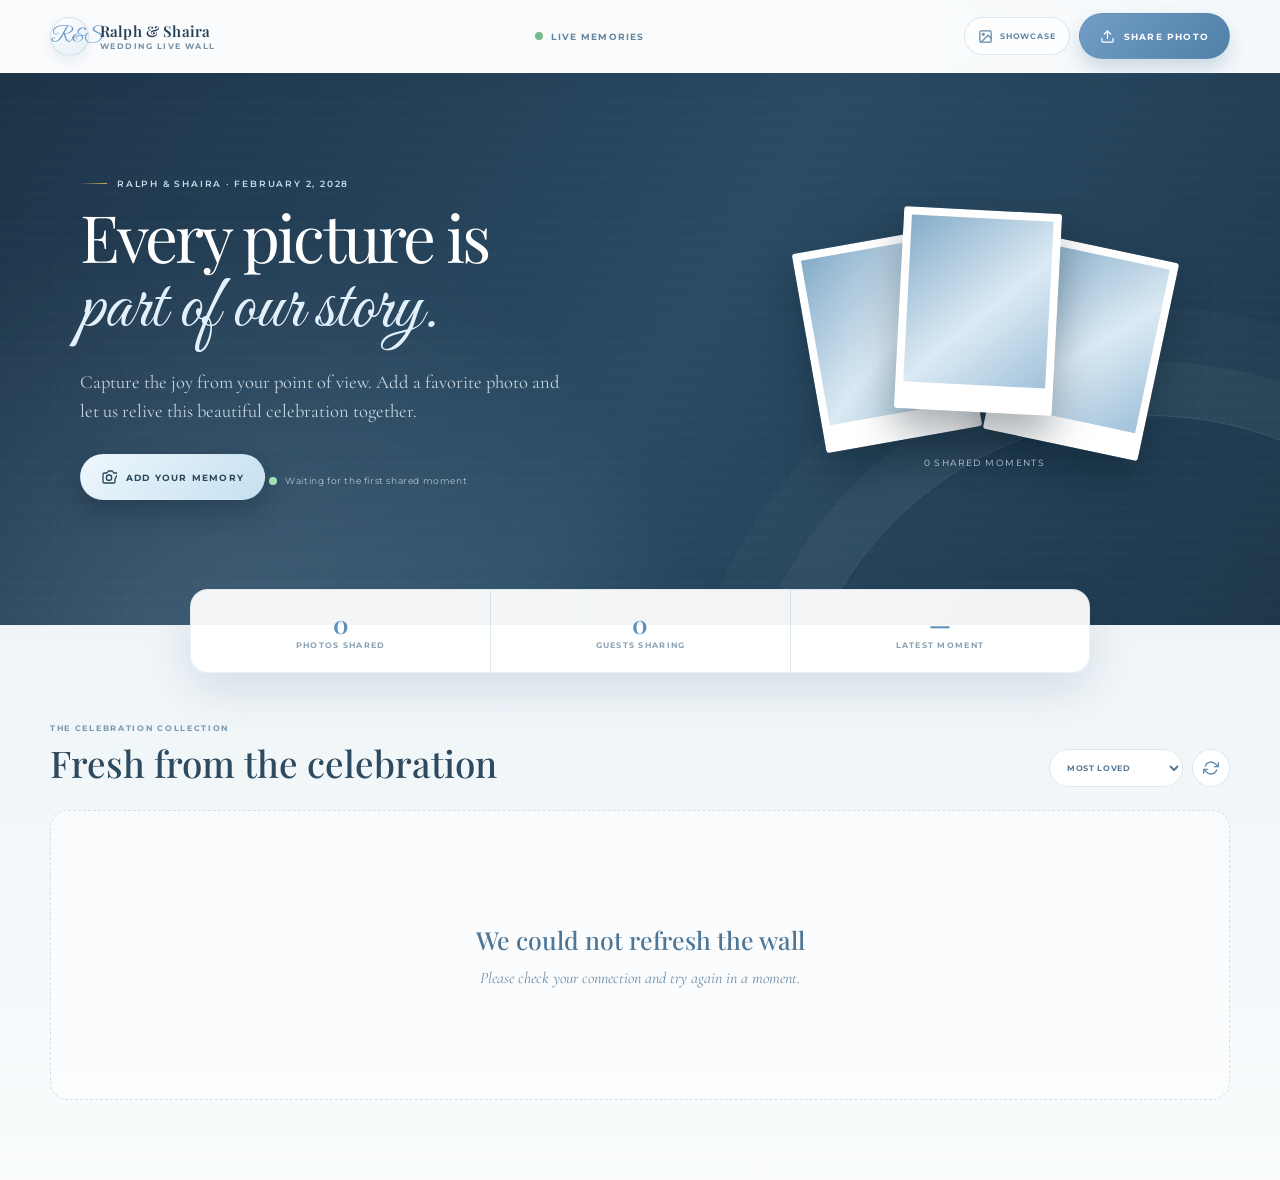
<file: live-wall.html>
<!DOCTYPE html>
<html lang="en">
<head>
    <meta charset="UTF-8">
    <meta name="viewport" content="width=device-width, initial-scale=1.0">
    <meta name="theme-color" content="#243d53">
    <meta name="description" content="Share and relive moments from Ralph and Shaira's wedding celebration.">
    <title>Our Live Wall — Ralph &amp; Shaira</title>
    <link rel="icon" type="image/png" href="images/monogram.png">
    <link rel="preconnect" href="https://fonts.googleapis.com">
    <link rel="preconnect" href="https://fonts.gstatic.com" crossorigin>
    <link href="https://fonts.googleapis.com/css2?family=Playfair+Display:ital,wght@0,400;0,500;0,600;1,400;1,500&family=Cormorant+Garamond:ital,wght@0,400;0,500;0,600;1,400;1,500&family=Montserrat:wght@400;500;600;700&family=Great+Vibes&display=swap" rel="stylesheet">
    <style>
        :root {
            --ink: #263e53;
            --blue: #6b9ac4;
            --pale-blue: #dceaf4;
            --mist: #f4f8fb;
            --gold: #d0ae60;
            --line: rgba(77, 117, 148, .16);
            --shadow: 0 18px 45px rgba(35, 66, 91, .12);
            --ease: cubic-bezier(.22, 1, .36, 1);
        }

        * { box-sizing: border-box; }
        .sr-only { position: absolute; width: 1px; height: 1px; overflow: hidden; clip: rect(0 0 0 0); clip-path: inset(50%); white-space: nowrap; }
        html { scroll-behavior: smooth; }
        body {
            min-width: 320px;
            margin: 0;
            overflow-x: hidden;
            background:
                radial-gradient(circle at 98% 3%, rgba(186, 214, 233, .4), transparent 28rem),
                linear-gradient(180deg, #f7fafc 0%, #eef4f8 48%, #f9fbfc 100%);
            color: var(--ink);
            font-family: "Cormorant Garamond", Georgia, serif;
        }
        button, input, textarea, select { font: inherit; }
        button { -webkit-tap-highlight-color: transparent; }
        button:focus-visible, input:focus-visible, textarea:focus-visible, select:focus-visible {
            outline: 3px solid rgba(208, 174, 96, .52);
            outline-offset: 3px;
        }

        /* ===== Header ===== */
        .topbar {
            position: sticky;
            top: 0;
            z-index: 20;
            border-bottom: 1px solid rgba(255, 255, 255, .64);
            background: rgba(250, 252, 253, .83);
            box-shadow: 0 5px 22px rgba(31, 58, 79, .05);
            backdrop-filter: blur(16px);
            -webkit-backdrop-filter: blur(16px);
        }
        .topbar__inner {
            display: flex;
            width: min(1180px, calc(100% - 40px));
            min-height: 72px;
            align-items: center;
            justify-content: space-between;
            gap: 18px;
            margin: auto;
        }
        .brand { display: inline-flex; align-items: center; gap: 11px; color: inherit; text-decoration: none; }
        .brand__mark {
            display: grid;
            width: 39px;
            height: 39px;
            place-items: center;
            border: 1px solid rgba(107, 154, 196, .23);
            border-radius: 50%;
            background: linear-gradient(145deg, #fff, #e4eff7);
            color: var(--blue);
            font-family: "Great Vibes", cursive;
            font-size: 1.25rem;
            box-shadow: 0 5px 11px rgba(64, 104, 136, .1);
        }
        .brand__copy { display: grid; gap: 1px; }
        .brand__name { font-family: "Playfair Display", Georgia, serif; font-size: .94rem; font-weight: 600; letter-spacing: .01em; }
        .brand__label { color: #7791a5; font-family: Montserrat, sans-serif; font-size: .48rem; font-weight: 700; letter-spacing: .19em; text-transform: uppercase; }
        .topbar__status { display: inline-flex; align-items: center; gap: 8px; color: #62849c; font-family: Montserrat, sans-serif; font-size: .55rem; font-weight: 700; letter-spacing: .13em; text-transform: uppercase; }
        .status-dot { width: 8px; height: 8px; border-radius: 50%; background: #78bc8c; box-shadow: 0 0 0 0 rgba(120, 188, 140, .48); animation: pulse 2.1s infinite; }

        /* ===== Hero ===== */
        .hero {
            position: relative;
            overflow: hidden;
            isolation: isolate;
            padding: clamp(58px, 9vw, 105px) 20px clamp(80px, 11vw, 125px);
            background:
                radial-gradient(circle at 18% 110%, rgba(183, 214, 235, .2), transparent 29rem),
                linear-gradient(122deg, #1d3448 0%, #2a4b64 52%, #1e374b 100%);
            color: #fff;
        }
        .hero::before, .hero::after { position: absolute; z-index: -1; content: ""; pointer-events: none; }
        .hero::before {
            inset: 0;
            opacity: .57;
            background-image:
                linear-gradient(30deg, rgba(255,255,255,.027) 12%, transparent 12.5%, transparent 87%, rgba(255,255,255,.027) 87.5%),
                linear-gradient(150deg, rgba(255,255,255,.018) 12%, transparent 12.5%, transparent 87%, rgba(255,255,255,.018) 87.5%);
            background-size: 9px 15px;
        }
        .hero::after {
            width: min(58vw, 720px);
            height: min(58vw, 720px);
            right: -18vw;
            bottom: -40vw;
            border: 1px solid rgba(221, 238, 249, .14);
            border-radius: 50%;
            box-shadow: 0 0 0 54px rgba(221, 238, 249, .035), 0 0 0 108px rgba(221, 238, 249, .02);
        }
        .hero__inner {
            display: grid;
            grid-template-columns: minmax(0, 1fr) minmax(280px, .72fr);
            width: min(1120px, 100%);
            align-items: center;
            gap: clamp(30px, 8vw, 90px);
            margin: auto;
        }
        .eyebrow { display: flex; align-items: center; gap: 10px; margin: 0 0 15px; color: #c5dcec; font-family: Montserrat, sans-serif; font-size: .56rem; font-weight: 600; letter-spacing: .2em; text-transform: uppercase; }
        .eyebrow::before { width: 27px; height: 1px; background: linear-gradient(90deg, transparent, var(--gold)); content: ""; }
        .hero h1 { max-width: 620px; margin: 0; font-family: "Playfair Display", Georgia, serif; font-size: clamp(2.5rem, 5.1vw, 4.8rem); font-weight: 400; letter-spacing: -.045em; line-height: .97; }
        .hero h1 em { color: #e1f0fa; font-family: "Great Vibes", cursive; font-size: 1.15em; font-style: normal; letter-spacing: 0; }
        .hero__text { max-width: 500px; margin: 22px 0 28px; color: rgba(235, 246, 252, .8); font-size: 1.16rem; line-height: 1.56; }
        .button { display: inline-flex; min-height: 46px; align-items: center; justify-content: center; gap: 9px; border: 1px solid transparent; border-radius: 999px; padding: 0 20px; cursor: pointer; font-family: Montserrat, sans-serif; font-size: .58rem; font-weight: 700; letter-spacing: .13em; text-transform: uppercase; transition: transform .25s ease, box-shadow .25s ease, background .25s ease; }
        .button:hover { transform: translateY(-3px); }
        .button--light { background: linear-gradient(135deg, #eef7fc, #c5e0f1); box-shadow: 0 12px 26px rgba(3, 19, 31, .25); color: #29465b; }
        .button--light:hover { box-shadow: 0 17px 31px rgba(3, 19, 31, .33); }
        .button--blue { background: linear-gradient(135deg, #729ec5, #507fa8); box-shadow: 0 10px 20px rgba(70, 117, 153, .25); color: #fff; }
        .button--blue:hover { box-shadow: 0 15px 27px rgba(70, 117, 153, .34); }
        .button--ghost { border-color: rgba(107, 154, 196, .28); background: #fff; color: #5f87aa; }
        .button--ghost:hover { background: #f5faff; }
        .hero__note { display: inline-flex; align-items: center; gap: 8px; margin: 16px 0 0; color: rgba(224, 240, 249, .74); font-family: Montserrat, sans-serif; font-size: .54rem; letter-spacing: .07em; }
        .hero__note i { width: 8px; height: 8px; border-radius: 50%; background: #a4e0b6; box-shadow: 0 0 0 0 rgba(164,224,182,.5); animation: pulse 2.1s infinite; }

        .memory-stack { position: relative; width: min(100%, 352px); height: 258px; justify-self: center; }
        .memory-card { position: absolute; width: 158px; height: 202px; overflow: hidden; padding: 7px 7px 26px; border: 1px solid rgba(255,255,255,.6); border-radius: 3px; background: #fff; box-shadow: 0 22px 40px rgba(3, 21, 33, .34); transition: transform .4s var(--ease); }
        .memory-card img, .memory-card__placeholder { display: block; width: 100%; height: 100%; object-fit: cover; }
        .memory-card__placeholder { background: linear-gradient(138deg, #85acc9, #dbeaf4 56%, #a1c2da); }
        .memory-card__placeholder::after { display: block; width: 100%; height: 100%; background: linear-gradient(120deg, transparent 34%, rgba(255,255,255,.35), transparent 65%); content: ""; animation: sheen 3.8s ease-in-out infinite; transform: translateX(-100%); }
        .memory-card:nth-child(1) { top: 29px; left: 0; transform: rotate(-10deg); }
        .memory-card:nth-child(2) { top: 0; left: 91px; z-index: 2; transform: rotate(3deg); }
        .memory-card:nth-child(3) { top: 35px; right: 0; transform: rotate(12deg); }
        .memory-stack:hover .memory-card:nth-child(1) { transform: translate(-7px, 7px) rotate(-13deg); }
        .memory-stack:hover .memory-card:nth-child(2) { transform: translateY(-8px) rotate(1deg); }
        .memory-stack:hover .memory-card:nth-child(3) { transform: translate(7px, 7px) rotate(15deg); }
        .memory-stack__caption { position: absolute; right: 0; bottom: 0; left: 0; z-index: 3; margin: 0; color: rgba(230,244,252,.8); font-family: Montserrat, sans-serif; font-size: .55rem; letter-spacing: .16em; text-align: center; text-transform: uppercase; }

        /* ===== Summary / controls ===== */
        .summary {
            position: relative;
            z-index: 2;
            display: grid;
            grid-template-columns: repeat(3, minmax(0, 1fr));
            width: min(900px, calc(100% - 40px));
            margin: -36px auto 0;
            overflow: hidden;
            border: 1px solid rgba(107, 154, 196, .13);
            border-radius: 18px;
            background: rgba(255,255,255,.94);
            box-shadow: var(--shadow);
        }
        .summary__item { display: grid; min-height: 82px; place-content: center; gap: 4px; padding: 13px 20px; text-align: center; }
        .summary__item + .summary__item { border-left: 1px solid var(--line); }
        .summary__value { color: #5c8eb9; font-family: "Playfair Display", Georgia, serif; font-size: 1.55rem; font-weight: 600; line-height: 1; }
        .summary__label { color: #8ca2b3; font-family: Montserrat, sans-serif; font-size: .5rem; font-weight: 700; letter-spacing: .16em; text-transform: uppercase; }

        main { width: min(1180px, calc(100% - 40px)); margin: 50px auto 80px; }
        .gallery-head { display: flex; align-items: end; justify-content: space-between; gap: 20px; margin-bottom: 23px; }
        .section-kicker { margin: 0 0 5px; color: #7598b2; font-family: Montserrat, sans-serif; font-size: .53rem; font-weight: 700; letter-spacing: .2em; text-transform: uppercase; }
        .gallery-head h2 { margin: 0; color: #2d4a5f; font-family: "Playfair Display", Georgia, serif; font-size: clamp(1.7rem, 3vw, 2.3rem); font-weight: 500; }
        .gallery-controls { display: flex; align-items: center; gap: 9px; }
        .sort-select { min-height: 38px; border: 1px solid var(--line); border-radius: 999px; padding: 0 30px 0 13px; background: #fff; color: #587894; cursor: pointer; font-family: Montserrat, sans-serif; font-size: .53rem; font-weight: 700; letter-spacing: .08em; text-transform: uppercase; }
        .refresh-button { display: grid; width: 38px; height: 38px; place-items: center; border: 1px solid var(--line); border-radius: 50%; background: #fff; color: #638bad; cursor: pointer; transition: background .2s ease, transform .2s ease; }
        .refresh-button:hover { background: #f6faff; transform: rotate(24deg); }
        .refresh-button.is-loading svg { animation: rotate .7s linear infinite; }

        /* ===== Gallery ===== */
        .gallery { display: grid; grid-template-columns: repeat(auto-fill, minmax(220px, 1fr)); gap: 17px; }
        .photo-card { position: relative; min-height: 220px; overflow: hidden; border: 1px solid rgba(255,255,255,.8); border-radius: 14px; background: #dce8f1; box-shadow: 0 9px 25px rgba(56, 88, 112, .11); cursor: pointer; isolation: isolate; animation: reveal .55s var(--ease) both; }
        .photo-card::after { position: absolute; inset: 7px; z-index: 2; border: 1px solid rgba(255,255,255,.44); border-radius: 8px; content: ""; pointer-events: none; }
        .photo-card:hover { box-shadow: 0 19px 35px rgba(50, 85, 111, .22); }
        .photo-card img { display: block; width: 100%; height: 100%; min-height: 220px; object-fit: cover; transition: transform .65s var(--ease); }
        .photo-card:hover img { transform: scale(1.075); }
        .photo-card__gradient { position: absolute; inset: 0; z-index: 1; background: linear-gradient(180deg, transparent 42%, rgba(18, 39, 54, .86) 100%); }
        .photo-card__meta { position: absolute; right: 16px; bottom: 14px; left: 16px; z-index: 3; color: #fff; }
        .photo-card__caption { display: -webkit-box; margin: 0 0 4px; overflow: hidden; font-size: 1.03rem; font-style: italic; line-height: 1.18; -webkit-box-orient: vertical; -webkit-line-clamp: 2; }
        .photo-card__person { display: flex; align-items: center; gap: 6px; margin: 0; color: #d6e7f3; font-family: Montserrat, sans-serif; font-size: .51rem; font-weight: 600; letter-spacing: .12em; text-transform: uppercase; }
        .photo-card__person span { overflow: hidden; text-overflow: ellipsis; white-space: nowrap; }
        .photo-card__time { color: rgba(232,244,251,.67); font-family: Montserrat, sans-serif; font-size: .48rem; letter-spacing: .06em; }
        .card-actions { position: absolute; top: 13px; right: 13px; left: 13px; z-index: 4; display: flex; justify-content: space-between; pointer-events: none; }
        .icon-button { display: inline-flex; min-height: 32px; align-items: center; gap: 5px; border: 0; border-radius: 999px; padding: 0 10px; background: rgba(255,255,255,.91); box-shadow: 0 4px 12px rgba(5,23,36,.18); color: #56799a; cursor: pointer; font-family: Montserrat, sans-serif; font-size: .55rem; font-weight: 700; pointer-events: auto; transition: transform .2s ease, background .2s ease, color .2s ease; }
        .icon-button:hover { background: #fff; transform: scale(1.06); }
        .icon-button.is-liked { background: #fff2f1; color: #cf6d68; }
        .icon-button.is-liked svg { fill: currentColor; }
        .icon-button svg { width: 14px; height: 14px; }

        .empty, .loading, .error-state { grid-column: 1 / -1; display: grid; min-height: 290px; place-content: center; gap: 12px; padding: 30px; border: 1px dashed rgba(107,154,196,.28); border-radius: 18px; background: rgba(255,255,255,.5); color: #6f8ca3; text-align: center; }
        .empty__icon { display: grid; width: 72px; height: 72px; place-items: center; margin: 0 auto 4px; border-radius: 50%; background: linear-gradient(145deg, #e2f0f9, #a8cbe4); color: #fff; box-shadow: 0 12px 25px rgba(91,142,183,.18); }
        .empty h3, .error-state h3 { margin: 0; color: #4e7696; font-family: "Playfair Display", Georgia, serif; font-size: 1.55rem; font-weight: 500; }
        .empty p, .error-state p { max-width: 360px; margin: 0; font-size: 1rem; font-style: italic; }
        .spinner { width: 34px; height: 34px; margin: auto; border: 3px solid rgba(107,154,196,.16); border-top-color: var(--blue); border-radius: 50%; animation: rotate .8s linear infinite; }

        /* ===== Modal / upload ===== */
        .modal { position: fixed; inset: 0; z-index: 50; display: none; align-items: center; justify-content: center; padding: 20px; background: rgba(18, 35, 48, .64); backdrop-filter: blur(7px); -webkit-backdrop-filter: blur(7px); }
        .modal.is-open { display: flex; animation: modalIn .25s ease; }
        .upload-panel { width: min(100%, 510px); max-height: min(800px, 94vh); overflow: auto; border: 1px solid rgba(255,255,255,.72); border-radius: 20px; padding: 30px; background: #fbfdfe; box-shadow: 0 24px 65px rgba(3,18,28,.36); }
        .modal__heading { display: flex; align-items: start; justify-content: space-between; gap: 16px; margin-bottom: 22px; }
        .modal__heading h2 { margin: 0; color: #2b4a60; font-family: "Playfair Display", Georgia, serif; font-size: 2rem; font-weight: 500; }
        .modal__heading p { margin: 4px 0 0; color: #7796ab; font-size: .96rem; font-style: italic; }
        .close-button { display: grid; width: 34px; height: 34px; flex: 0 0 34px; place-items: center; border: 1px solid var(--line); border-radius: 50%; background: #fff; color: #67869e; cursor: pointer; font-size: 1.2rem; line-height: 1; }
        .dropzone { display: grid; min-height: 178px; place-content: center; gap: 7px; border: 1.5px dashed rgba(107,154,196,.42); border-radius: 14px; padding: 20px; background: linear-gradient(145deg, #f7fbfd, #edf5fa); color: #6e8ca5; text-align: center; cursor: pointer; transition: border-color .2s ease, background .2s ease, transform .2s ease; }
        .dropzone:hover, .dropzone.is-dragging { border-color: var(--blue); background: #e8f3fa; transform: translateY(-2px); }
        .dropzone__icon { display: grid; width: 48px; height: 48px; place-items: center; margin: auto; border-radius: 50%; background: #fff; box-shadow: 0 7px 17px rgba(74, 118, 150, .12); color: var(--blue); }
        .dropzone__title { margin: 4px 0 0; color: #4e7597; font-family: "Playfair Display", Georgia, serif; font-size: 1.2rem; }
        .dropzone__hint { margin: 0; font-family: Montserrat, sans-serif; font-size: .53rem; letter-spacing: .08em; text-transform: uppercase; }
        .file-input { position: absolute; width: 1px; height: 1px; overflow: hidden; clip: rect(0 0 0 0); clip-path: inset(50%); white-space: nowrap; }
        .preview { position: relative; display: none; overflow: hidden; height: 230px; border-radius: 14px; background: #dce8f1; }
        .preview.is-active { display: block; }
        .preview img { width: 100%; height: 100%; object-fit: cover; }
        .preview__change { position: absolute; right: 12px; bottom: 12px; border: 0; border-radius: 999px; padding: 8px 12px; background: rgba(255,255,255,.92); color: #537997; cursor: pointer; font-family: Montserrat, sans-serif; font-size: .53rem; font-weight: 700; letter-spacing: .09em; text-transform: uppercase; }
        .field { display: grid; gap: 7px; margin-top: 17px; }
        .field label { color: #5e809d; font-family: Montserrat, sans-serif; font-size: .53rem; font-weight: 700; letter-spacing: .14em; text-transform: uppercase; }
        .field input, .field textarea { width: 100%; border: 1px solid rgba(107,154,196,.22); border-radius: 10px; padding: 12px 13px; background: #fff; color: #304d62; font-family: "Cormorant Garamond", Georgia, serif; font-size: 1.05rem; outline: none; transition: border-color .2s ease, box-shadow .2s ease; }
        .field textarea { min-height: 82px; resize: vertical; }
        .field input:focus, .field textarea:focus { border-color: var(--blue); box-shadow: 0 0 0 3px rgba(107,154,196,.11); }
        .upload-footer { display: flex; align-items: center; justify-content: flex-end; gap: 10px; margin-top: 22px; }
        .upload-footer .button { min-height: 42px; }
        .button:disabled { cursor: wait; opacity: .66; transform: none; }

        /* ===== Lightbox ===== */
        .lightbox { position: fixed; inset: 0; z-index: 60; display: none; align-items: center; justify-content: center; padding: 26px; background: rgba(8, 21, 30, .91); }
        .lightbox.is-open { display: flex; animation: modalIn .22s ease; }
        .lightbox__image { display: block; max-width: min(960px, 100%); max-height: calc(100vh - 150px); border-radius: 5px; box-shadow: 0 20px 70px rgba(0,0,0,.4); object-fit: contain; }
        .lightbox__close { position: absolute; top: 18px; right: 18px; display: grid; width: 39px; height: 39px; place-items: center; border: 1px solid rgba(255,255,255,.35); border-radius: 50%; background: rgba(255,255,255,.12); color: #fff; cursor: pointer; font-size: 1.25rem; }
        .lightbox__info { position: absolute; right: 20px; bottom: 19px; left: 20px; max-width: 650px; margin: auto; color: #fff; text-align: center; }
        .lightbox__caption { margin: 0 0 4px; font-size: 1.2rem; font-style: italic; }
        .lightbox__meta { margin: 0; color: rgba(223,239,249,.7); font-family: Montserrat, sans-serif; font-size: .54rem; font-weight: 600; letter-spacing: .12em; text-transform: uppercase; }
        .lightbox__actions { position: absolute; top: 20px; left: 20px; display: flex; gap: 8px; }
        .lightbox__actions .icon-button { background: rgba(255,255,255,.14); box-shadow: none; color: #fff; }
        .lightbox__actions .icon-button.is-liked { background: rgba(205, 91, 88, .22); color: #ffd9d7; }

        .toast { position: fixed; bottom: 22px; left: 50%; z-index: 80; max-width: calc(100% - 40px); border: 1px solid rgba(255,255,255,.65); border-radius: 999px; padding: 11px 17px; background: #29465c; box-shadow: 0 12px 25px rgba(20,40,55,.22); color: #fff; font-family: Montserrat, sans-serif; font-size: .58rem; font-weight: 600; letter-spacing: .05em; opacity: 0; pointer-events: none; transform: translate(-50%, 18px); transition: opacity .25s ease, transform .25s ease; }
        .toast.is-visible { opacity: 1; transform: translate(-50%, 0); }
        .toast--error { background: #9b5353; }

        @keyframes pulse { 70% { box-shadow: 0 0 0 8px rgba(120,188,140,0); } 100% { box-shadow: 0 0 0 0 rgba(120,188,140,0); } }
        @keyframes rotate { to { transform: rotate(360deg); } }
        @keyframes sheen { 45%, 100% { transform: translateX(100%); } }
        @keyframes reveal { from { opacity: 0; transform: translateY(14px) scale(.985); } to { opacity: 1; transform: none; } }
        @keyframes modalIn { from { opacity: 0; } to { opacity: 1; } }

        @media (max-width: 760px) {
            .topbar__inner { width: min(100% - 28px, 1180px); min-height: 62px; }
            .topbar__status { display: none; }
            .hero { padding: 55px 20px 78px; }
            .hero__inner { grid-template-columns: 1fr; gap: 32px; text-align: center; }
            .eyebrow { justify-content: center; }
            .hero h1 { margin: auto; }
            .hero__text { margin-right: auto; margin-left: auto; }
            .memory-stack { width: 310px; height: 220px; }
            .memory-card { width: 132px; height: 172px; }
            .memory-card:nth-child(1) { left: 13px; top: 26px; }
            .memory-card:nth-child(2) { left: 88px; }
            .memory-card:nth-child(3) { right: 13px; top: 30px; }
            main { width: min(100% - 28px, 1180px); margin-top: 37px; }
            .gallery { grid-template-columns: repeat(3, 1fr); gap: 9px; }
            .photo-card, .photo-card img { min-height: 0; aspect-ratio: 1; }
            .photo-card::after { inset: 4px; border-radius: 6px; }
            .photo-card__meta { right: 9px; bottom: 8px; left: 9px; }
            .photo-card__caption { font-size: .76rem; }
            .photo-card__person { font-size: .43rem; letter-spacing: .06em; }
            .photo-card__time { display: none; }
            .card-actions { top: 7px; right: 7px; left: 7px; }
            .icon-button { min-height: 27px; padding: 0 7px; font-size: .46rem; }
            .icon-button svg { width: 12px; height: 12px; }
        }
        @media (max-width: 500px) {
            .brand__mark { width: 34px; height: 34px; }
            .brand__name { font-size: .82rem; }
            .topbar .upload-compact { padding: 0 13px; font-size: .5rem; }
            .hero { padding: 45px 17px 67px; }
            .hero h1 { font-size: 2.55rem; }
            .hero__text { margin-top: 17px; margin-bottom: 22px; font-size: 1rem; }
            .memory-stack { width: 274px; height: 202px; }
            .memory-card { width: 118px; height: 153px; }
            .memory-card:nth-child(1) { left: 4px; }
            .memory-card:nth-child(2) { left: 78px; }
            .memory-card:nth-child(3) { right: 4px; }
            .summary { width: calc(100% - 28px); margin-top: -29px; border-radius: 14px; }
            .summary__item { min-height: 70px; padding: 10px 6px; }
            .summary__value { font-size: 1.25rem; }
            .summary__label { font-size: .41rem; letter-spacing: .09em; }
            .gallery-head { align-items: center; margin-bottom: 16px; }
            .gallery-head h2 { font-size: 1.47rem; }
            .sort-select { width: 38px; min-width: 38px; padding: 0; color: transparent; }
            .gallery-controls { gap: 6px; }
            .gallery { grid-template-columns: repeat(2, 1fr); gap: 7px; }
            .photo-card__caption { font-size: .78rem; }
            .icon-button[data-action="download"] { display: none; }
            .upload-panel { border-radius: 17px; padding: 23px 18px; }
            .modal__heading h2 { font-size: 1.7rem; }
            .lightbox { padding: 17px; }
            .lightbox__image { max-height: calc(100vh - 170px); }
        }
        @media (prefers-reduced-motion: reduce) {
            *, *::before, *::after { scroll-behavior: auto !important; animation-duration: .01ms !important; animation-iteration-count: 1 !important; transition-duration: .01ms !important; }
            .memory-stack:hover .memory-card, .button:hover, .photo-card:hover img { transform: none; }
        }


        /* ===== MOBILE KEYBOARD / FORM VISIBILITY ===== */
        @media (max-width: 600px) {
            .modal.is-open {
                top: var(--upload-viewport-top, 0px);
                bottom: auto;
                height: var(--upload-viewport-height, 100dvh);
                min-height: 0;
                align-items: flex-start;
                overflow-y: auto;
                overscroll-behavior: contain;
                padding: max(12px, env(safe-area-inset-top)) 12px max(18px, env(safe-area-inset-bottom));
            }
            .upload-panel {
                width: 100%;
                max-height: calc(var(--upload-viewport-height, 100dvh) - 24px);
                margin: auto 0;
                overflow-y: auto;
                -webkit-overflow-scrolling: touch;
            }
            .field input,
            .field textarea {
                font-size: 16px;
                line-height: 1.35;
                color: #274b65;
                -webkit-text-fill-color: #274b65;
                caret-color: #4d82ab;
            }
            .field textarea { min-height: 100px; }
            .field input::placeholder,
            .field textarea::placeholder { color: #90a7b8; -webkit-text-fill-color: #90a7b8; opacity: 1; }
        }


        /* ===== FULL-SCREEN PHOTO SHOWCASE ===== */
        .topbar__actions { display: inline-flex; align-items: center; gap: 9px; }
        .showcase-button {
            display: inline-flex;
            min-height: 38px;
            align-items: center;
            gap: 7px;
            border: 1px solid rgba(107,154,196,.24);
            border-radius: 999px;
            padding: 0 13px;
            background: rgba(255,255,255,.72);
            color: #6287a7;
            cursor: pointer;
            font-family: Montserrat, sans-serif;
            font-size: .53rem;
            font-weight: 700;
            letter-spacing: .1em;
            text-transform: uppercase;
            transition: transform .2s ease, background .2s ease;
        }
        .showcase-button:hover { background: #fff; transform: translateY(-2px); }
        .showcase {
            position: fixed;
            inset: 0;
            z-index: 100;
            display: none;
            overflow: hidden;
            align-items: center;
            justify-content: center;
            background: #07131c;
            color: #fff;
            isolation: isolate;
        }
        .showcase.is-open { display: flex; animation: modalIn .25s ease; }
        .showcase__backdrop {
            position: absolute;
            inset: -40px;
            z-index: -2;
            background-position: center;
            background-size: cover;
            filter: blur(28px) brightness(.32) saturate(.8);
            transform: scale(1.13);
            transition: background-image .45s ease;
        }
        .showcase::after { position: absolute; inset: 0; z-index: -1; background: radial-gradient(circle at center, transparent 12%, rgba(2,12,18,.58) 100%); content: ''; }
        .showcase__topline {
            position: absolute;
            top: max(21px, env(safe-area-inset-top));
            right: 25px;
            left: 25px;
            display: flex;
            align-items: center;
            justify-content: space-between;
            color: rgba(232,244,251,.76);
            font-family: Montserrat, sans-serif;
            font-size: .58rem;
            font-weight: 600;
            letter-spacing: .14em;
            text-transform: uppercase;
        }
        .showcase__live { display: inline-flex; align-items: center; gap: 8px; }
        .showcase__live i { width: 8px; height: 8px; border-radius: 50%; background: #9ddfb3; box-shadow: 0 0 0 0 rgba(157,223,179,.45); animation: showcasePulse 2s infinite; }
        .showcase__close {
            position: absolute;
            top: max(55px, calc(env(safe-area-inset-top) + 38px));
            right: 24px;
            z-index: 2;
            display: grid;
            width: 40px;
            height: 40px;
            place-items: center;
            border: 1px solid rgba(255,255,255,.28);
            border-radius: 50%;
            background: rgba(255,255,255,.1);
            color: #fff;
            cursor: pointer;
            font-size: 1.35rem;
            line-height: 1;
        }
        .showcase__stage { display: grid; width: min(1200px, 100%); grid-template-columns: 74px minmax(0, 1fr) 74px; align-items: center; gap: 16px; padding: 78px 28px 74px; }
        .showcase__frame { position: relative; display: grid; max-height: calc(100vh - 152px); margin: 0; place-items: center; }
        .showcase__image { display: block; max-width: 100%; max-height: calc(100vh - 168px); border: 1px solid rgba(255,255,255,.22); border-radius: 7px; box-shadow: 0 26px 70px rgba(0,0,0,.48); object-fit: contain; }
        .showcase__image.is-changing { animation: showcaseImageIn .5s var(--ease, cubic-bezier(.22,1,.36,1)) both; }
        .showcase__caption { position: absolute; right: 24px; bottom: 17px; left: 24px; padding: 28px 18px 0; background: linear-gradient(180deg, transparent, rgba(4,15,23,.78)); text-align: center; text-shadow: 0 2px 8px rgba(0,0,0,.36); }
        .showcase__caption p { max-width: 720px; margin: 0 auto 5px; font-family: 'Playfair Display', serif; font-size: clamp(1rem, 2vw, 1.42rem); font-style: italic; }
        .showcase__caption span { color: rgba(224,241,250,.75); font-family: Montserrat, sans-serif; font-size: .53rem; font-weight: 600; letter-spacing: .13em; text-transform: uppercase; }
        .showcase__nav { display: grid; width: 50px; height: 50px; place-items: center; border: 1px solid rgba(255,255,255,.28); border-radius: 50%; background: rgba(255,255,255,.1); color: #fff; cursor: pointer; font-size: 2.2rem; line-height: 1; transition: transform .2s ease, background .2s ease; }
        .showcase__nav:hover { background: rgba(255,255,255,.2); transform: scale(1.08); }
        .showcase__progress { position: absolute; right: 25%; bottom: 27px; left: 25%; height: 2px; overflow: hidden; border-radius: 999px; background: rgba(235,246,252,.22); }
        .showcase__progress span { display: block; width: 100%; height: 100%; background: linear-gradient(90deg, #9fc5df, #e3c87e); transform: translateX(-100%); }
        .showcase__hint { position: absolute; bottom: 42px; margin: 0; color: rgba(225,241,251,.54); font-family: Montserrat, sans-serif; font-size: .48rem; letter-spacing: .1em; text-transform: uppercase; }
        @keyframes showcaseProgress { from { transform: translateX(-100%); } to { transform: translateX(0); } }
        @keyframes showcaseImageIn { from { opacity: 0; transform: scale(.975); } to { opacity: 1; transform: none; } }
        @keyframes showcasePulse { 70% { box-shadow: 0 0 0 8px rgba(157,223,179,0); } 100% { box-shadow: 0 0 0 0 rgba(157,223,179,0); } }
        @media (max-width: 700px) {
            .topbar__actions { gap: 6px; }
            .showcase-button { min-height: 36px; padding: 0 10px; font-size: .48rem; }
            .showcase__stage { grid-template-columns: 42px minmax(0, 1fr) 42px; gap: 7px; padding: 96px 12px 86px; }
            .showcase__nav { width: 37px; height: 37px; font-size: 1.75rem; }
            .showcase__image { max-height: calc(100vh - 205px); }
            .showcase__caption { right: 4px; bottom: 10px; left: 4px; padding-top: 35px; }
            .showcase__caption p { font-size: 1rem; }
            .showcase__close { top: max(54px, calc(env(safe-area-inset-top) + 36px)); right: 16px; width: 36px; height: 36px; }
            .showcase__topline { right: 16px; left: 16px; font-size: .48rem; }
            .showcase__progress { right: 19%; bottom: 22px; left: 19%; }
            .showcase__hint { bottom: 35px; font-size: .42rem; }
        }
        @media (max-width: 440px) { .showcase-button { font-size: 0; width: 36px; justify-content: center; padding: 0; } .showcase-button svg { width: 16px; height: 16px; } }


        /* ===== EDITORIAL CARD CAROUSEL SHOWCASE ===== */
        .showcase {
            background: linear-gradient(145deg, #eaf0f3, #f8fafb 58%, #e5edf2);
            color: #27465d;
        }
        .showcase__backdrop {
            z-index: -2;
            opacity: .12;
            filter: blur(36px) brightness(1.12) saturate(.7);
        }
        .showcase::after { z-index: -1; background: radial-gradient(circle at center, rgba(255,255,255,.65), rgba(240,246,249,.62) 65%, rgba(218,230,238,.78)); }
        .showcase__topline { color: #66879e; }
        .showcase__live { color: #507995; }
        .showcase__live i { background: #77ba90; }
        .showcase__close {
            border-color: rgba(91, 130, 158, .2);
            background: rgba(255,255,255,.8);
            box-shadow: 0 7px 18px rgba(46,75,96,.1);
            color: #527896;
        }
        .showcase__stage {
            grid-template-columns: 68px minmax(0, 1fr) 68px;
            width: min(1320px, 100%);
            min-height: 100dvh;
            padding: 80px 20px 76px;
        }
        .showcase__rail {
            position: relative;
            height: min(76vh, 690px);
            min-height: 430px;
            overflow: visible;
        }
        .showcase-card {
            position: absolute;
            top: 50%;
            left: 50%;
            width: clamp(265px, 36vw, 455px);
            height: min(74vh, 650px);
            overflow: hidden;
            border: 8px solid rgba(255,255,255,.78);
            border-radius: 25px;
            background: #d8e5ec;
            box-shadow: 0 23px 42px rgba(44,73,94,.2);
            opacity: 0;
            pointer-events: none;
            transform: translate(-50%, -50%) scale(.72);
            transition: left .65s cubic-bezier(.22,1,.36,1), transform .65s cubic-bezier(.22,1,.36,1), opacity .45s ease, filter .45s ease;
        }
        .showcase-card img { display: block; width: 100%; height: 100%; object-fit: cover; }
        .showcase-card__info {
            position: absolute;
            right: 13px;
            bottom: 13px;
            left: 13px;
            padding: 15px 17px 13px;
            border: 1px solid rgba(255,255,255,.58);
            border-radius: 17px;
            background: rgba(251,253,254,.87);
            box-shadow: 0 8px 19px rgba(35,58,75,.11);
            color: #29455a;
            backdrop-filter: blur(10px);
            -webkit-backdrop-filter: blur(10px);
        }
        .showcase-card__info p { display: -webkit-box; margin: 0 0 7px; overflow: hidden; font-family: 'Cormorant Garamond', serif; font-size: clamp(.95rem, 1.7vw, 1.18rem); font-style: italic; line-height: 1.25; -webkit-box-orient: vertical; -webkit-line-clamp: 2; }
        .showcase-card__info span { color: #718ea3; font-family: Montserrat, sans-serif; font-size: .49rem; font-weight: 700; letter-spacing: .1em; text-transform: uppercase; }
        .showcase-card[data-offset="0"] { left: 50%; z-index: 5; opacity: 1; filter: none; transform: translate(-50%, -50%) scale(1); }
        .showcase-card[data-offset="-1"] { left: 18%; z-index: 4; opacity: .76; filter: saturate(.74) brightness(.92); transform: translate(-50%, -48%) scale(.83) rotate(-4deg); }
        .showcase-card[data-offset="1"] { left: 82%; z-index: 4; opacity: .76; filter: saturate(.74) brightness(.92); transform: translate(-50%, -48%) scale(.83) rotate(4deg); }
        .showcase-card[data-offset="-2"] { left: -3%; z-index: 3; opacity: .32; filter: saturate(.45) brightness(.88); transform: translate(-50%, -46%) scale(.69) rotate(-7deg); }
        .showcase-card[data-offset="2"] { left: 103%; z-index: 3; opacity: .32; filter: saturate(.45) brightness(.88); transform: translate(-50%, -46%) scale(.69) rotate(7deg); }
        .showcase-card:not([data-offset="0"]) .showcase-card__info { opacity: .7; }
        .showcase__nav { z-index: 8; border-color: rgba(86,124,150,.25); background: rgba(255,255,255,.82); box-shadow: 0 9px 20px rgba(46,75,96,.12); color: #547a98; }
        .showcase__nav:hover { background: #fff; }
        .showcase__progress { background: rgba(80,121,149,.2); }
        .showcase__hint { color: #7896aa; }
        @media (max-width: 760px) {
            .showcase__stage { grid-template-columns: 38px minmax(0, 1fr) 38px; gap: 4px; padding: 82px 8px 72px; }
            .showcase__rail { height: min(70vh, 590px); min-height: 370px; }
            .showcase-card { width: clamp(235px, 66vw, 340px); height: min(67vh, 530px); border-width: 6px; border-radius: 20px; }
            .showcase-card[data-offset="-1"] { left: 8%; opacity: .45; transform: translate(-50%, -48%) scale(.75) rotate(-4deg); }
            .showcase-card[data-offset="1"] { left: 92%; opacity: .45; transform: translate(-50%, -48%) scale(.75) rotate(4deg); }
            .showcase-card[data-offset="-2"], .showcase-card[data-offset="2"] { opacity: 0; }
            .showcase-card__info { right: 8px; bottom: 8px; left: 8px; padding: 12px 13px 10px; border-radius: 14px; }
            .showcase-card__info p { font-size: .95rem; }
            .showcase__nav { width: 34px; height: 34px; font-size: 1.5rem; }
        }


        /* Smooth card movement between showcase photos. */
        .showcase-card {
            --showcase-left: 50%;
            --showcase-y: -50%;
            --showcase-scale: .72;
            --showcase-rotate: 0deg;
            --showcase-opacity: 0;
            left: var(--showcase-left);
            opacity: var(--showcase-opacity);
            transform: translate(-50%, var(--showcase-y)) scale(var(--showcase-scale)) rotate(var(--showcase-rotate));
        }
        .showcase-card[data-offset="0"] { --showcase-left: 50%; --showcase-y: -50%; --showcase-scale: 1; --showcase-rotate: 0deg; --showcase-opacity: 1; transform: translate(-50%, var(--showcase-y)) scale(var(--showcase-scale)) rotate(var(--showcase-rotate)); }
        .showcase-card[data-offset="-1"] { --showcase-left: 18%; --showcase-y: -48%; --showcase-scale: .83; --showcase-rotate: -4deg; --showcase-opacity: .76; transform: translate(-50%, var(--showcase-y)) scale(var(--showcase-scale)) rotate(var(--showcase-rotate)); }
        .showcase-card[data-offset="1"] { --showcase-left: 82%; --showcase-y: -48%; --showcase-scale: .83; --showcase-rotate: 4deg; --showcase-opacity: .76; transform: translate(-50%, var(--showcase-y)) scale(var(--showcase-scale)) rotate(var(--showcase-rotate)); }
        .showcase-card[data-offset="-2"] { --showcase-left: -3%; --showcase-y: -46%; --showcase-scale: .69; --showcase-rotate: -7deg; --showcase-opacity: .32; transform: translate(-50%, var(--showcase-y)) scale(var(--showcase-scale)) rotate(var(--showcase-rotate)); }
        .showcase-card[data-offset="2"] { --showcase-left: 103%; --showcase-y: -46%; --showcase-scale: .69; --showcase-rotate: 7deg; --showcase-opacity: .32; transform: translate(-50%, var(--showcase-y)) scale(var(--showcase-scale)) rotate(var(--showcase-rotate)); }
        .showcase-rail.is-transitioning[data-direction="1"] .showcase-card { animation: showcaseSlideFromRight .64s cubic-bezier(.22,1,.36,1) both; }
        .showcase-rail.is-transitioning[data-direction="-1"] .showcase-card { animation: showcaseSlideFromLeft .64s cubic-bezier(.22,1,.36,1) both; }
        .showcase-rail.is-transitioning[data-direction="0"] .showcase-card { animation: showcaseSoftRefresh .38s ease both; }
        @keyframes showcaseSlideFromRight {
            from { opacity: 0; transform: translate(calc(-50% + 84px), var(--showcase-y)) scale(var(--showcase-scale)) rotate(var(--showcase-rotate)); }
            to { opacity: var(--showcase-opacity); transform: translate(-50%, var(--showcase-y)) scale(var(--showcase-scale)) rotate(var(--showcase-rotate)); }
        }
        @keyframes showcaseSlideFromLeft {
            from { opacity: 0; transform: translate(calc(-50% - 84px), var(--showcase-y)) scale(var(--showcase-scale)) rotate(var(--showcase-rotate)); }
            to { opacity: var(--showcase-opacity); transform: translate(-50%, var(--showcase-y)) scale(var(--showcase-scale)) rotate(var(--showcase-rotate)); }
        }
        @keyframes showcaseSoftRefresh { from { opacity: 0; } to { opacity: var(--showcase-opacity); } }
        @media (max-width: 760px) {
            .showcase-card[data-offset="-1"] { --showcase-left: 8%; --showcase-y: -48%; --showcase-scale: .75; --showcase-rotate: -4deg; --showcase-opacity: .45; }
            .showcase-card[data-offset="1"] { --showcase-left: 92%; --showcase-y: -48%; --showcase-scale: .75; --showcase-rotate: 4deg; --showcase-opacity: .45; }
            .showcase-card[data-offset="-2"], .showcase-card[data-offset="2"] { --showcase-opacity: 0; }
        }

        /* Directions text and pin stay on one centered, non-overlapping line. */
        .venue-map-btn {
            min-width: 178px;
            min-height: 44px;
            justify-content: center;
            line-height: 1;
            white-space: nowrap;
        }
        .venue-map-btn svg,
        .venue-map-btn span { position: relative; z-index: 2; flex: 0 0 auto; }
        .venue-map-btn::before { display: none; }
        @media (max-width: 480px) { .venue-map-btn { min-width: 0; } }


        /* The complete card rail moves as one unit as well as the cards easing
           into their new positions. This makes a directional switch visible
           even on browsers that optimize freshly-created card elements. */
        .showcase-rail.is-transitioning[data-direction="1"] {
            animation: showcaseRailNext .72s cubic-bezier(.22,1,.36,1) both;
        }
        .showcase-rail.is-transitioning[data-direction="-1"] {
            animation: showcaseRailPrevious .72s cubic-bezier(.22,1,.36,1) both;
        }
        .showcase-rail.is-transitioning[data-direction="0"] {
            animation: showcaseRailRefresh .42s ease both;
        }
        @keyframes showcaseRailNext {
            from { opacity: .08; transform: translate3d(150px, 0, 0); }
            65% { opacity: 1; transform: translate3d(-8px, 0, 0); }
            to { opacity: 1; transform: translate3d(0, 0, 0); }
        }
        @keyframes showcaseRailPrevious {
            from { opacity: .08; transform: translate3d(-150px, 0, 0); }
            65% { opacity: 1; transform: translate3d(8px, 0, 0); }
            to { opacity: 1; transform: translate3d(0, 0, 0); }
        }
        @keyframes showcaseRailRefresh {
            from { opacity: .35; transform: scale(.992); }
            to { opacity: 1; transform: scale(1); }
        }
        @media (max-width: 760px) {
            @keyframes showcaseRailNext { from { opacity: .08; transform: translate3d(70px, 0, 0); } 65% { opacity: 1; transform: translate3d(-4px, 0, 0); } to { opacity: 1; transform: none; } }
            @keyframes showcaseRailPrevious { from { opacity: .08; transform: translate3d(-70px, 0, 0); } 65% { opacity: 1; transform: translate3d(4px, 0, 0); } to { opacity: 1; transform: none; } }
        }
    </style>
</head>
<body>
    <header class="topbar">
        <div class="topbar__inner">
            <a class="brand" href="index.html" aria-label="Return to Ralph and Shaira's invitation">
                <span class="brand__mark">R&amp;S</span>
                <span class="brand__copy">
                    <span class="brand__name">Ralph &amp; Shaira</span>
                    <span class="brand__label">Wedding live wall</span>
                </span>
            </a>
            <span class="topbar__status"><i class="status-dot"></i> Live memories</span>
            <div class="topbar__actions">
                <button class="showcase-button" id="openShowcase" type="button">
                    <svg width="15" height="15" viewBox="0 0 24 24" fill="none" stroke="currentColor" stroke-width="2" stroke-linecap="round" stroke-linejoin="round" aria-hidden="true"><rect x="3" y="3" width="18" height="18" rx="2"/><circle cx="8.5" cy="8.5" r="1.5"/><path d="M21 15l-5-5L5 21"/></svg>
                    Showcase
                </button>
                <button class="button button--blue upload-compact" id="openUploadTop" type="button">
                <svg width="15" height="15" viewBox="0 0 24 24" fill="none" stroke="currentColor" stroke-width="2" stroke-linecap="round" stroke-linejoin="round" aria-hidden="true"><path d="M21 15v4a2 2 0 01-2 2H5a2 2 0 01-2-2v-4"/><polyline points="17 8 12 3 7 8"/><line x1="12" y1="3" x2="12" y2="15"/></svg>
                Share photo
                </button>
            </div>
        </div>
    </header>

    <section class="hero" aria-labelledby="pageTitle">
        <div class="hero__inner">
            <div>
                <p class="eyebrow">Ralph &amp; Shaira · February 2, 2028</p>
                <h1 id="pageTitle">Every picture is<br><em>part of our story.</em></h1>
                <p class="hero__text">Capture the joy from your point of view. Add a favorite photo and let us relive this beautiful celebration together.</p>
                <button class="button button--light" id="openUploadHero" type="button">
                    <svg width="16" height="16" viewBox="0 0 24 24" fill="none" stroke="currentColor" stroke-width="2" stroke-linecap="round" stroke-linejoin="round" aria-hidden="true"><path d="M21 15v4a2 2 0 01-2 2H5a2 2 0 01-2-2V8a2 2 0 012-2h4l2-3h6l2 3h4a2 2 0 012 2z"/><circle cx="12" cy="13" r="4"/></svg>
                    Add your memory
                </button>
                <p class="hero__note"><i></i><span id="liveNote">Waiting for the first shared moment</span></p>
            </div>
            <div class="memory-stack" id="memoryStack" aria-hidden="true">
                <div class="memory-card"><div class="memory-card__placeholder"></div></div>
                <div class="memory-card"><div class="memory-card__placeholder"></div></div>
                <div class="memory-card"><div class="memory-card__placeholder"></div></div>
                <p class="memory-stack__caption" id="memoryCaption">0 shared moments</p>
            </div>
        </div>
    </section>

    <section class="summary" aria-label="Live wall statistics">
        <div class="summary__item"><strong class="summary__value" id="photoCount">0</strong><span class="summary__label">Photos shared</span></div>
        <div class="summary__item"><strong class="summary__value" id="guestCount">0</strong><span class="summary__label">Guests sharing</span></div>
        <div class="summary__item"><strong class="summary__value" id="latestTime">—</strong><span class="summary__label">Latest moment</span></div>
    </section>

    <main>
        <div class="gallery-head">
            <div><p class="section-kicker">The celebration collection</p><h2>Fresh from the celebration</h2></div>
            <div class="gallery-controls">
                <label class="sr-only" for="sortPhotos">Sort photos</label>
                <select class="sort-select" id="sortPhotos">
                    <option value="loved" selected>Most loved</option>
                    <option value="newest">Oldest first</option>
                </select>
                <button class="refresh-button" id="refreshButton" type="button" aria-label="Refresh live wall" title="Refresh live wall">
                    <svg width="16" height="16" viewBox="0 0 24 24" fill="none" stroke="currentColor" stroke-width="2" stroke-linecap="round" stroke-linejoin="round" aria-hidden="true"><polyline points="23 4 23 10 17 10"/><polyline points="1 20 1 14 7 14"/><path d="M3.51 9a9 9 0 0114.85-3.36L23 10M1 14l4.64 4.36A9 9 0 0020.49 15"/></svg>
                </button>
            </div>
        </div>
        <section class="gallery" id="gallery" aria-live="polite" aria-label="Guest photos">
            <div class="loading"><div class="spinner"></div><p>Gathering the beautiful moments…</p></div>
        </section>
    </main>

    <div class="modal" id="uploadModal" role="dialog" aria-modal="true" aria-labelledby="uploadTitle" aria-hidden="true">
        <section class="upload-panel">
            <div class="modal__heading">
                <div><h2 id="uploadTitle">Share your moment</h2><p>Add your view to Ralph &amp; Shaira's story.</p></div>
                <button class="close-button" id="closeUpload" type="button" aria-label="Close upload form">×</button>
            </div>
            <label class="dropzone" id="dropzone" for="fileInput">
                <span class="dropzone__icon"><svg width="25" height="25" viewBox="0 0 24 24" fill="none" stroke="currentColor" stroke-width="1.5" stroke-linecap="round" stroke-linejoin="round" aria-hidden="true"><path d="M23 19a2 2 0 01-2 2H3a2 2 0 01-2-2V8a2 2 0 012-2h4l2-3h6l2 3h4a2 2 0 012 2z"/><circle cx="12" cy="13" r="4"/></svg></span>
                <span class="dropzone__title">Choose a favorite photo</span>
                <span class="dropzone__hint">JPG, PNG, WEBP or GIF · up to 10 MB</span>
            </label>
            <input class="file-input" id="fileInput" type="file" accept="image/jpeg,image/png,image/webp,image/gif">
            <div class="preview" id="preview"><img id="previewImage" alt="Selected photo preview"><button class="preview__change" id="changePhoto" type="button">Change photo</button></div>
            <div class="field"><label for="guestName">Your name</label><input id="guestName" type="text" maxlength="30" placeholder="e.g. Maria Santos" autocomplete="name"></div>
            <div class="field"><label for="caption">A little caption <span aria-hidden="true">(optional)</span></label><textarea id="caption" maxlength="80" placeholder="A happy memory from today…"></textarea></div>
            <div class="upload-footer"><button class="button button--ghost" id="cancelUpload" type="button">Cancel</button><button class="button button--blue" id="submitUpload" type="button">Share photo</button></div>
        </section>
    </div>

    <div class="lightbox" id="lightbox" role="dialog" aria-modal="true" aria-label="Photo preview" aria-hidden="true">
        <button class="lightbox__close" id="closeLightbox" type="button" aria-label="Close photo">×</button>
        <div class="lightbox__actions"><button class="icon-button" id="lightboxLike" type="button" aria-label="Like this photo"></button><button class="icon-button" id="lightboxDownload" type="button" aria-label="Download this photo" data-action="download"><svg viewBox="0 0 24 24" fill="none" stroke="currentColor" stroke-width="2" stroke-linecap="round" stroke-linejoin="round" aria-hidden="true"><path d="M21 15v4a2 2 0 01-2 2H5a2 2 0 01-2-2v-4"/><polyline points="7 10 12 15 17 10"/><line x1="12" y1="15" x2="12" y2="3"/></svg> Download</button></div>
        <img class="lightbox__image" id="lightboxImage" alt="Shared wedding memory">
        <div class="lightbox__info"><p class="lightbox__caption" id="lightboxCaption"></p><p class="lightbox__meta" id="lightboxMeta"></p></div>
    </div>

    <section class="showcase" id="showcase" role="dialog" aria-modal="true" aria-label="Wedding photo showcase" aria-hidden="true">
        <div class="showcase__backdrop" id="showcaseBackdrop"></div>
        <button class="showcase__close" id="closeShowcase" type="button" aria-label="Close showcase">×</button>
        <div class="showcase__topline"><span class="showcase__live"><i></i> Ralph &amp; Shaira · Live Gallery</span><span id="showcaseCounter">0 / 0</span></div>
        <div class="showcase__stage">
            <button class="showcase__nav showcase__nav--previous" id="showcasePrevious" type="button" aria-label="Previous photo">‹</button>
            <div class="showcase__rail" id="showcaseRail" aria-live="polite"></div>
            <button class="showcase__nav showcase__nav--next" id="showcaseNext" type="button" aria-label="Next photo">›</button>
        </div>
        <div class="showcase__progress"><span id="showcaseProgress"></span></div>
        <p class="showcase__hint">Photos advance automatically · Use ← → to browse</p>
    </section>

    <div class="toast" id="toast" role="status" aria-live="polite"></div>

    <script>
        /* The Google Apps Script endpoints are unchanged: public photos, uploads, and reactions. */
        const GOOGLE_SCRIPT_URL = 'https://script.google.com/macros/s/AKfycbz-Es0WJ0DcudZcqVKV_PTt-GeeB7HrdcD1joP_YpBD0hNgY6-U5jKrGr66xABNngP3/exec';
        const REFRESH_INTERVAL = 60000;
        const ACCEPTED_TYPES = ['image/jpeg', 'image/png', 'image/webp', 'image/gif'];

        const state = { photos: [], selectedPhoto: null, selectedFile: null, initialLoad: true, toastTimer: null, showcaseIndex: 0, showcasePhotoId: null, showcaseTimer: null, showcaseDirection: 1, showcaseTransitioning: false };
        const $ = (selector) => document.querySelector(selector);
        const gallery = $('#gallery');
        const uploadModal = $('#uploadModal');
        const lightbox = $('#lightbox');
        const showcase = $('#showcase');

        // On mobile browsers the virtual keyboard changes the visual viewport,
        // not always the fixed modal's layout viewport. Keep the active form
        // inside the visible area and center the focused field above the keyboard.
        function syncUploadViewport() {
            if (!uploadModal.classList.contains('is-open')) return;
            const viewport = window.visualViewport;
            const height = viewport ? viewport.height : window.innerHeight;
            const top = viewport ? viewport.offsetTop : 0;
            uploadModal.style.setProperty('--upload-viewport-height', Math.max(260, height) + 'px');
            uploadModal.style.setProperty('--upload-viewport-top', top + 'px');
        }
        function revealUploadField(event) {
            if (!uploadModal.classList.contains('is-open')) return;
            window.setTimeout(function() {
                event.target.scrollIntoView({ behavior: 'smooth', block: 'center', inline: 'nearest' });
            }, 180);
        }

        function getReactorId() {
            let id = localStorage.getItem('livewall_reactor_id');
            if (!id) {
                id = (window.crypto && window.crypto.randomUUID) ? 'guest_' + window.crypto.randomUUID() : 'guest_' + Date.now() + '_' + Math.random().toString(36).slice(2);
                localStorage.setItem('livewall_reactor_id', id);
            }
            return id;
        }
        const REACTOR_ID = getReactorId();

        function icon(name) {
            const icons = {
                heart: '<svg viewBox="0 0 24 24" fill="none" stroke="currentColor" stroke-width="2" stroke-linecap="round" stroke-linejoin="round" aria-hidden="true"><path d="M20.84 4.61a5.5 5.5 0 00-7.78 0L12 5.67l-1.06-1.06a5.5 5.5 0 00-7.78 7.78l1.06 1.06L12 21.23l7.78-7.78 1.06-1.06a5.5 5.5 0 000-7.78z"/></svg>',
                download: '<svg viewBox="0 0 24 24" fill="none" stroke="currentColor" stroke-width="2" stroke-linecap="round" stroke-linejoin="round" aria-hidden="true"><path d="M21 15v4a2 2 0 01-2 2H5a2 2 0 01-2-2v-4"/><polyline points="7 10 12 15 17 10"/><line x1="12" y1="15" x2="12" y2="3"/></svg>'
            };
            return icons[name] || '';
        }

        function timeAgo(timestamp) {
            const seconds = Math.max(0, Math.floor((Date.now() - Number(timestamp || 0)) / 1000));
            if (seconds < 60) return 'Just now';
            const minutes = Math.floor(seconds / 60);
            if (minutes < 60) return minutes + 'm ago';
            const hours = Math.floor(minutes / 60);
            if (hours < 24) return hours + 'h ago';
            const days = Math.floor(hours / 24);
            return days + 'd ago';
        }

        function showToast(message, type) {
            const toast = $('#toast');
            toast.textContent = message;
            toast.classList.toggle('toast--error', type === 'error');
            toast.classList.add('is-visible');
            clearTimeout(state.toastTimer);
            state.toastTimer = setTimeout(() => toast.classList.remove('is-visible'), 3300);
        }

        function createButton(label, iconName, className) {
            const button = document.createElement('button');
            button.type = 'button';
            button.className = 'icon-button ' + (className || '');
            button.setAttribute('aria-label', label);
            button.innerHTML = icon(iconName);
            return button;
        }

        function sortedPhotos() {
            const photos = state.photos.slice();
            // Most-loved is the primary wall order. With equal reactions, older
            // photos stay ahead so a newly uploaded memory naturally joins the back.
            return $('#sortPhotos').value === 'newest'
                ? photos.sort((a, b) => a.timestamp - b.timestamp)
                : photos.sort((a, b) => (Number(b.reactions || 0) - Number(a.reactions || 0)) || (a.timestamp - b.timestamp));
        }

        function renderGallery() {
            gallery.replaceChildren();
            const photos = sortedPhotos();
            if (!photos.length) {
                const empty = document.createElement('div');
                empty.className = 'empty';
                empty.innerHTML = '<div class="empty__icon"><svg width="36" height="36" viewBox="0 0 24 24" fill="none" stroke="currentColor" stroke-width="1.5" stroke-linecap="round" stroke-linejoin="round" aria-hidden="true"><path d="M23 19a2 2 0 01-2 2H3a2 2 0 01-2-2V8a2 2 0 012-2h4l2-3h6l2 3h4a2 2 0 012 2z"/><circle cx="12" cy="13" r="4"/></svg></div><h3>Be the first to share</h3><p>The wall is ready for the smiles, hugs, and happy moments you capture.</p>';
                gallery.append(empty);
                return;
            }

            photos.forEach((photo, index) => {
                const card = document.createElement('article');
                card.className = 'photo-card';
                card.style.animationDelay = Math.min(index * 45, 420) + 'ms';
                card.tabIndex = 0;
                card.setAttribute('aria-label', 'Open photo shared by ' + (photo.guestName || 'a guest'));

                const image = document.createElement('img');
                image.src = photo.url;
                image.alt = photo.caption || ('Photo shared by ' + (photo.guestName || 'a guest'));
                image.loading = 'lazy';
                image.decoding = 'async';
                image.addEventListener('error', () => card.remove());

                const actions = document.createElement('div');
                actions.className = 'card-actions';
                const download = createButton('Download photo', 'download', '');
                download.dataset.action = 'download';
                download.addEventListener('click', (event) => { event.stopPropagation(); downloadPhoto(photo); });
                const like = createButton('Like photo', 'heart', photo.userReacted ? 'is-liked' : '');
                like.innerHTML += '<span>' + Number(photo.reactions || 0) + '</span>';
                like.addEventListener('click', (event) => { event.stopPropagation(); toggleReaction(photo.id); });
                actions.append(download, like);

                const gradient = document.createElement('div');
                gradient.className = 'photo-card__gradient';
                const meta = document.createElement('div');
                meta.className = 'photo-card__meta';
                if (photo.caption) {
                    const caption = document.createElement('p');
                    caption.className = 'photo-card__caption';
                    caption.textContent = photo.caption;
                    meta.append(caption);
                }
                const person = document.createElement('p');
                person.className = 'photo-card__person';
                person.innerHTML = '<span>⌁</span><span></span>';
                person.lastChild.textContent = photo.guestName || 'Wedding Guest';
                const time = document.createElement('span');
                time.className = 'photo-card__time';
                time.textContent = timeAgo(photo.timestamp);
                person.append(time);
                meta.append(person);

                card.append(image, actions, gradient, meta);
                card.addEventListener('click', () => openLightbox(photo.id));
                card.addEventListener('keydown', (event) => { if (event.key === 'Enter' || event.key === ' ') { event.preventDefault(); openLightbox(photo.id); } });
                gallery.append(card);
            });
        }

        function updateSummary() {
            $('#photoCount').textContent = state.photos.length;
            $('#guestCount').textContent = new Set(state.photos.map(photo => photo.guestName || 'Guest')).size;
            $('#latestTime').textContent = state.photos.length ? timeAgo(state.photos[0].timestamp) : '—';
            $('#memoryCaption').textContent = state.photos.length + (state.photos.length === 1 ? ' shared moment' : ' shared moments');
            $('#liveNote').textContent = state.photos.length ? state.photos.length + ' moments are glowing on the wall' : 'Waiting for the first shared moment';
        }

        function updateMemoryStack() {
            const cards = $('#memoryStack').querySelectorAll('.memory-card');
            getShowcasePhotos().slice(0, 3).forEach((photo, index) => {
                const image = document.createElement('img');
                image.src = photo.url;
                image.alt = '';
                image.loading = 'lazy';
                cards[index].replaceChildren(image);
            });
            for (let index = state.photos.length; index < cards.length; index += 1) {
                const placeholder = document.createElement('div');
                placeholder.className = 'memory-card__placeholder';
                cards[index].replaceChildren(placeholder);
            }
        }

        async function loadPhotos(showSpinner) {
            const refresh = $('#refreshButton');
            if (showSpinner) refresh.classList.add('is-loading');
            try {
                const response = await fetch(GOOGLE_SCRIPT_URL + '?action=photos&reactorId=' + encodeURIComponent(REACTOR_ID) + '&t=' + Date.now(), { method: 'GET', redirect: 'follow' });
                const result = JSON.parse(await response.text());
                if (result.status !== 'success') throw new Error(result.message || 'Could not load photos');
                const incoming = Array.isArray(result.photos) ? result.photos : [];
                const previous = new Set(state.photos.map(photo => photo.id));
                const hasNewPhoto = !state.initialLoad && incoming.some(photo => !previous.has(photo.id));
                state.photos = incoming;
                renderGallery();
                updateSummary();
                updateMemoryStack();
                if (showcase.classList.contains('is-open')) { state.showcaseDirection = 0; renderShowcase(false); }
                if (hasNewPhoto) showToast('A new memory just appeared at the end of the wall.');
                state.initialLoad = false;
            } catch (error) {
                console.error('Live wall loading error:', error);
                if (!state.photos.length) {
                    gallery.innerHTML = '<div class="error-state"><h3>We could not refresh the wall</h3><p>Please check your connection and try again in a moment.</p></div>';
                }
                if (showSpinner) showToast('Unable to refresh the wall right now.', 'error');
            } finally {
                refresh.classList.remove('is-loading');
            }
        }

        // ===== FULL-SCREEN PHOTO SHOWCASE =====
        function getShowcasePhotos() {
            return sortedPhotos();
        }
        function stopShowcaseTimer() {
            if (state.showcaseTimer) window.clearTimeout(state.showcaseTimer);
            state.showcaseTimer = null;
        }
        function scheduleShowcaseAdvance() {
            stopShowcaseTimer();
            if (!showcase.classList.contains('is-open') || getShowcasePhotos().length < 2) return;
            state.showcaseTimer = window.setTimeout(function() { changeShowcasePhoto(1); }, 6000);
        }
        function renderShowcase(restartTimer) {
            const photos = getShowcasePhotos();
            if (!photos.length) { closeShowcase(); return; }
            if (state.showcasePhotoId) {
                const matchingIndex = photos.findIndex(photo => photo.id === state.showcasePhotoId);
                if (matchingIndex >= 0) state.showcaseIndex = matchingIndex;
            }
            state.showcaseIndex = (state.showcaseIndex + photos.length) % photos.length;
            const centerPhoto = photos[state.showcaseIndex];
            state.showcasePhotoId = centerPhoto.id;

            const rail = $('#showcaseRail');
            rail.classList.remove('is-transitioning');
            rail.dataset.direction = String(state.showcaseDirection || 0);
            rail.replaceChildren();
            const offsets = photos.length === 1 ? [0] : photos.length === 2 ? [-1, 0, 1] : photos.length === 3 ? [-1, 0, 1] : [-2, -1, 0, 1, 2];
            offsets.forEach(function(offset) {
                const photoIndex = (state.showcaseIndex + offset + photos.length) % photos.length;
                const photo = photos[photoIndex];
                const card = document.createElement('article');
                card.className = 'showcase-card';
                card.dataset.offset = String(offset);
                card.setAttribute('aria-hidden', offset === 0 ? 'false' : 'true');

                const image = document.createElement('img');
                image.src = photo.fullUrl || photo.url;
                image.alt = offset === 0 ? (photo.caption || ('Photo shared by ' + (photo.guestName || 'a guest'))) : '';
                image.decoding = 'async';
                const info = document.createElement('div');
                info.className = 'showcase-card__info';
                const caption = document.createElement('p');
                caption.textContent = photo.caption || 'A beautiful moment from our celebration';
                const meta = document.createElement('span');
                meta.textContent = (photo.guestName || 'Wedding Guest') + ' · ' + Number(photo.reactions || 0) + ' ' + (Number(photo.reactions || 0) === 1 ? 'heart' : 'hearts');
                info.append(caption, meta);
                card.append(image, info);
                rail.append(card);
            });
            void rail.offsetWidth;
            rail.classList.add('is-transitioning');

            $('#showcaseBackdrop').style.backgroundImage = 'url("' + (centerPhoto.fullUrl || centerPhoto.url).replace(/"/g, '%22') + '")';
            $('#showcaseCounter').textContent = (state.showcaseIndex + 1) + ' / ' + photos.length;
            $('#showcaseProgress').style.animation = 'none';
            void $('#showcaseProgress').offsetWidth;
            $('#showcaseProgress').style.animation = 'showcaseProgress 6s linear forwards';
            if (restartTimer !== false) scheduleShowcaseAdvance();
        }

        function openShowcase() {
            if (!getShowcasePhotos().length) { showToast('There are no photos on the wall yet.', 'error'); return; }
            showcase.classList.add('is-open');
            showcase.setAttribute('aria-hidden', 'false');
            document.body.style.overflow = 'hidden';
            state.showcaseIndex = 0;
            state.showcasePhotoId = null;
            state.showcaseDirection = 1;
            renderShowcase(true);
            $('#closeShowcase').focus();
        }
        function closeShowcase() {
            showcase.classList.remove('is-open');
            showcase.setAttribute('aria-hidden', 'true');
            stopShowcaseTimer();
            if (!lightbox.classList.contains('is-open') && !uploadModal.classList.contains('is-open')) document.body.style.overflow = '';
        }
        function changeShowcasePhoto(direction) {
            const photos = getShowcasePhotos();
            if (!photos.length || state.showcaseTransitioning) return;
            state.showcaseTransitioning = true;
            stopShowcaseTimer();

            const rail = $('#showcaseRail');
            const exitX = direction > 0 ? -180 : 180;
            const entryX = direction > 0 ? 180 : -180;
            const finishChange = function() {
                state.showcaseIndex = (state.showcaseIndex + direction + photos.length) % photos.length;
                state.showcasePhotoId = null;
                // Build the incoming card set off to the side, then animate it
                // into place. Web Animations keeps this visible across browsers.
                state.showcaseDirection = 0;
                renderShowcase(false);
                const incomingRail = $('#showcaseRail');
                const incoming = incomingRail.animate([
                    { opacity: 0, transform: 'translate3d(' + entryX + 'px, 0, 0)' },
                    { opacity: 1, transform: 'translate3d(0, 0, 0)' }
                ], { duration: 520, easing: 'cubic-bezier(.22, 1, .36, 1)', fill: 'both' });
                incoming.finished.catch(function() {}).then(function() {
                    incomingRail.style.transform = '';
                    incomingRail.style.opacity = '';
                    state.showcaseTransitioning = false;
                    scheduleShowcaseAdvance();
                });
            };

            // Slide the currently visible cards out before inserting the next set.
            if (rail && rail.animate) {
                const outgoing = rail.animate([
                    { opacity: 1, transform: 'translate3d(0, 0, 0)' },
                    { opacity: 0, transform: 'translate3d(' + exitX + 'px, 0, 0)' }
                ], { duration: 300, easing: 'cubic-bezier(.4, 0, .2, 1)', fill: 'both' });
                outgoing.finished.catch(function() {}).then(finishChange);
            } else {
                finishChange();
            }
        }

        function openUpload() {
            uploadModal.classList.add('is-open');
            uploadModal.setAttribute('aria-hidden', 'false');
            document.body.style.overflow = 'hidden';
            syncUploadViewport();
            $('#guestName').value = sessionStorage.getItem('livewall_guest_name') || '';
            setTimeout(() => (state.selectedFile ? $('#guestName') : $('#fileInput')).focus(), 50);
        }
        function closeUpload() {
            uploadModal.classList.remove('is-open');
            uploadModal.setAttribute('aria-hidden', 'true');
            uploadModal.style.removeProperty('--upload-viewport-height');
            uploadModal.style.removeProperty('--upload-viewport-top');
            document.body.style.overflow = '';
        }
        function clearFile() {
            state.selectedFile = null;
            $('#fileInput').value = '';
            $('#previewImage').removeAttribute('src');
            $('#preview').classList.remove('is-active');
            $('#dropzone').style.display = '';
        }
        function chooseFile(file) {
            if (!file) return;
            if (!ACCEPTED_TYPES.includes(file.type)) { showToast('Please choose a JPG, PNG, WEBP, or GIF image.', 'error'); return; }
            if (file.size > 10 * 1024 * 1024) { showToast('That file is over the 10 MB limit.', 'error'); return; }
            state.selectedFile = file;
            const reader = new FileReader();
            reader.onload = (event) => { $('#previewImage').src = event.target.result; $('#preview').classList.add('is-active'); $('#dropzone').style.display = 'none'; };
            reader.readAsDataURL(file);
        }
        function postUpload() {
            const guestName = $('#guestName').value.trim();
            const caption = $('#caption').value.trim();
            if (!state.selectedFile) { showToast('Choose a photo to share first.', 'error'); return; }
            if (!guestName) { showToast('Please add your name first.', 'error'); $('#guestName').focus(); return; }
            sessionStorage.setItem('livewall_guest_name', guestName);
            const submit = $('#submitUpload');
            submit.disabled = true;
            submit.textContent = 'Sharing…';
            const reader = new FileReader();
            reader.onload = (event) => {
                fetch(GOOGLE_SCRIPT_URL, {
                    method: 'POST', mode: 'no-cors', headers: { 'Content-Type': 'text/plain' },
                    body: JSON.stringify({ action: 'upload', imageData: event.target.result, fileName: state.selectedFile.name, guestName, caption })
                })
                .then(() => {
                    showToast('Your memory is on its way to the wall.');
                    closeUpload();
                    clearFile();
                    $('#caption').value = '';
                    setTimeout(() => loadPhotos(true), 2800);
                })
                .catch(() => showToast('We could not share that photo. Please try again.', 'error'))
                .finally(() => { submit.disabled = false; submit.textContent = 'Share photo'; });
            };
            reader.readAsDataURL(state.selectedFile);
        }

        function openLightbox(photoId) {
            const photo = state.photos.find(item => item.id === photoId);
            if (!photo) return;
            state.selectedPhoto = photo;
            $('#lightboxImage').src = photo.fullUrl || photo.url;
            $('#lightboxImage').alt = photo.caption || ('Photo shared by ' + (photo.guestName || 'a guest'));
            $('#lightboxCaption').textContent = photo.caption || '';
            $('#lightboxCaption').style.display = photo.caption ? '' : 'none';
            $('#lightboxMeta').textContent = (photo.guestName || 'Wedding Guest') + ' · ' + timeAgo(photo.timestamp);
            updateLightboxLike();
            lightbox.classList.add('is-open');
            lightbox.setAttribute('aria-hidden', 'false');
            document.body.style.overflow = 'hidden';
            $('#closeLightbox').focus();
        }
        function closeLightbox() {
            lightbox.classList.remove('is-open');
            lightbox.setAttribute('aria-hidden', 'true');
            document.body.style.overflow = '';
            state.selectedPhoto = null;
        }
        function updateLightboxLike() {
            const button = $('#lightboxLike');
            const photo = state.selectedPhoto;
            button.classList.toggle('is-liked', !!photo && !!photo.userReacted);
            button.innerHTML = icon('heart') + '<span>' + Number((photo && photo.reactions) || 0) + '</span>';
        }
        function toggleReaction(photoId) {
            const photo = state.photos.find(item => item.id === photoId);
            if (!photo) return;
            const previous = !!photo.userReacted;
            photo.userReacted = !previous;
            photo.reactions = Math.max(0, Number(photo.reactions || 0) + (previous ? -1 : 1));
            if (state.selectedPhoto && state.selectedPhoto.id === photo.id) state.selectedPhoto = photo;
            renderGallery();
            updateLightboxLike();
            if (showcase.classList.contains('is-open')) { state.showcaseDirection = 0; renderShowcase(false); }
            fetch(GOOGLE_SCRIPT_URL, {
                method: 'POST', mode: 'no-cors', headers: { 'Content-Type': 'text/plain' },
                body: JSON.stringify({ action: 'react', photoId: photo.id, reactorId: REACTOR_ID, reactionAction: previous ? 'remove' : 'add' })
            }).catch(() => {
                photo.userReacted = previous;
                photo.reactions = Math.max(0, photo.reactions + (previous ? 1 : -1));
                renderGallery();
                updateLightboxLike();
                showToast('Your reaction could not be saved. Please try again.', 'error');
            });
        }
        function downloadPhoto(photo) {
            if (!photo) return;
            const link = document.createElement('a');
            link.href = photo.downloadUrl || ('https://drive.google.com/uc?export=download&id=' + encodeURIComponent(photo.id));
            link.download = 'Ralph-and-Shaira-' + (photo.guestName || 'memory').replace(/[^a-z0-9]+/gi, '-').replace(/^-|-$/g, '') + '.jpg';
            link.target = '_blank';
            link.rel = 'noopener noreferrer';
            document.body.append(link);
            link.click();
            link.remove();
        }

        $('#openShowcase').addEventListener('click', openShowcase);
        $('#closeShowcase').addEventListener('click', closeShowcase);
        $('#showcasePrevious').addEventListener('click', () => changeShowcasePhoto(-1));
        $('#showcaseNext').addEventListener('click', () => changeShowcasePhoto(1));
        showcase.addEventListener('click', event => { if (event.target === showcase || event.target === $('#showcaseBackdrop')) closeShowcase(); });
        $('#openUploadTop').addEventListener('click', openUpload);
        $('#openUploadHero').addEventListener('click', openUpload);
        $('#closeUpload').addEventListener('click', closeUpload);
        $('#cancelUpload').addEventListener('click', closeUpload);
        $('#changePhoto').addEventListener('click', clearFile);
        $('#fileInput').addEventListener('change', event => chooseFile(event.target.files[0]));
        $('#guestName').addEventListener('focus', revealUploadField);
        $('#caption').addEventListener('focus', revealUploadField);
        if (window.visualViewport) {
            window.visualViewport.addEventListener('resize', syncUploadViewport);
            window.visualViewport.addEventListener('scroll', syncUploadViewport);
        }
        $('#submitUpload').addEventListener('click', postUpload);
        $('#sortPhotos').addEventListener('change', renderGallery);
        $('#refreshButton').addEventListener('click', () => loadPhotos(true));
        $('#closeLightbox').addEventListener('click', closeLightbox);
        $('#lightboxLike').addEventListener('click', () => { if (state.selectedPhoto) toggleReaction(state.selectedPhoto.id); });
        $('#lightboxDownload').addEventListener('click', () => downloadPhoto(state.selectedPhoto));
        uploadModal.addEventListener('click', event => { if (event.target === uploadModal) closeUpload(); });
        lightbox.addEventListener('click', event => { if (event.target === lightbox) closeLightbox(); });
        document.addEventListener('keydown', event => {
            if (showcase.classList.contains('is-open')) {
                if (event.key === 'Escape') closeShowcase();
                if (event.key === 'ArrowLeft') changeShowcasePhoto(-1);
                if (event.key === 'ArrowRight') changeShowcasePhoto(1);
                return;
            }
            if (event.key === 'Escape') {
                if (lightbox.classList.contains('is-open')) closeLightbox();
                else if (uploadModal.classList.contains('is-open')) closeUpload();
            }
        });
        ['dragenter', 'dragover'].forEach(type => $('#dropzone').addEventListener(type, event => { event.preventDefault(); $('#dropzone').classList.add('is-dragging'); }));
        ['dragleave', 'drop'].forEach(type => $('#dropzone').addEventListener(type, event => { event.preventDefault(); $('#dropzone').classList.remove('is-dragging'); }));
        $('#dropzone').addEventListener('drop', event => chooseFile(event.dataTransfer.files[0]));
        document.addEventListener('visibilitychange', () => { if (!document.hidden) loadPhotos(false); });

        loadPhotos(false);
        setInterval(() => { if (!document.hidden) loadPhotos(false); }, REFRESH_INTERVAL);
    </script>
</body>
</html>
</file>
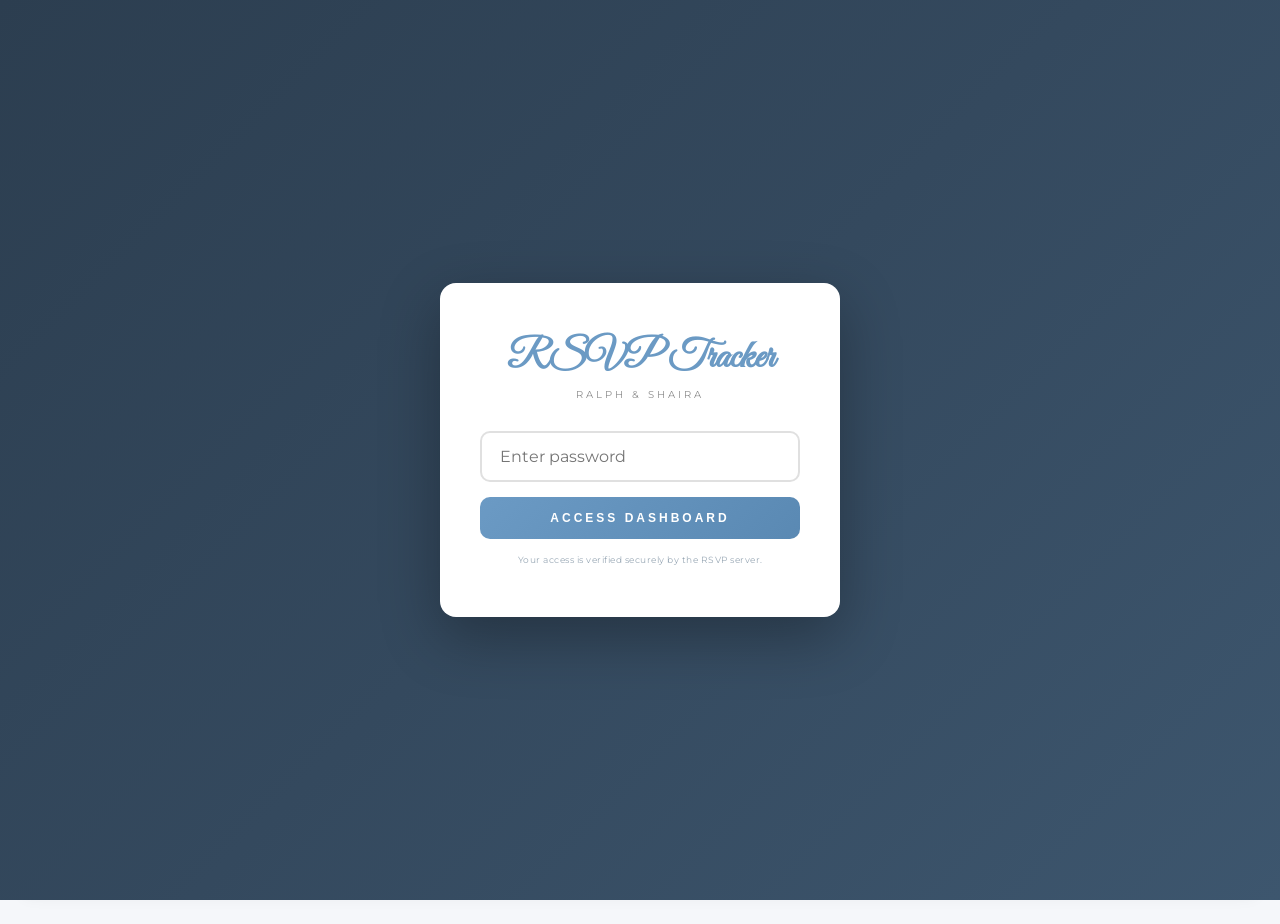
<file: rsvp-tracker.html>
<!DOCTYPE html>
<html lang="en">
<head>
    <meta charset="UTF-8">
    <meta name="viewport" content="width=device-width, initial-scale=1.0">
    <title>RSVP Tracker — Ralph & Shaira Wedding</title>
    <link rel="icon" type="image/png" href="images/monogram.png">
    <link href="https://fonts.googleapis.com/css2?family=Playfair+Display:wght@400;500;600&family=Cormorant+Garamond:wght@400;500;600&family=Montserrat:wght@300;400;500;600&family=Great+Vibes&display=swap" rel="stylesheet">
    <style>
        * { margin: 0; padding: 0; box-sizing: border-box; }

        body {
            font-family: 'Montserrat', sans-serif;
            background: #f5f7fa;
            color: #2c3e50;
            min-height: 100vh;
        }

        /* ===== LOGIN SCREEN ===== */
        .login-screen {
            position: fixed;
            inset: 0;
            display: flex;
            align-items: center;
            justify-content: center;
            background: linear-gradient(135deg, #2c3e50, #34495e, #3d566e);
            z-index: 10000;
            padding: 20px;
        }

        .login-screen.hidden {
            display: none;
        }

        .login-card {
            background: #fff;
            padding: 50px 40px;
            border-radius: 16px;
            box-shadow: 0 20px 60px rgba(0, 0, 0, 0.3);
            max-width: 400px;
            width: 100%;
            text-align: center;
        }

        .login-card h1 {
            font-family: 'Great Vibes', cursive;
            color: #6B9AC4;
            font-size: 2.5rem;
            margin-bottom: 5px;
        }

        .login-card .subtitle {
            font-size: 0.65rem;
            letter-spacing: 3px;
            text-transform: uppercase;
            color: #8E8E8E;
            margin-bottom: 30px;
        }

        .login-card input {
            width: 100%;
            padding: 14px 18px;
            border: 2px solid #e0e0e0;
            border-radius: 10px;
            font-size: 1rem;
            font-family: inherit;
            margin-bottom: 15px;
            outline: none;
            transition: border-color 0.3s;
        }

        .login-card input:focus {
            border-color: #6B9AC4;
        }

        .login-card button {
            width: 100%;
            padding: 14px;
            background: linear-gradient(135deg, #6B9AC4, #5a89b3);
            color: #fff;
            border: none;
            border-radius: 10px;
            font-size: 0.75rem;
            letter-spacing: 3px;
            text-transform: uppercase;
            cursor: pointer;
            font-weight: 600;
            transition: all 0.3s;
        }

        .login-card button:hover {
            background: linear-gradient(135deg, #5a89b3, #4a7da8);
            transform: translateY(-2px);
            box-shadow: 0 6px 20px rgba(107, 154, 196, 0.4);
        }

        .login-error {
            display: none;
            color: #c86464;
            font-size: 0.75rem;
            margin-top: 10px;
        }

        .login-error.show {
            display: block;
        }

        /* ===== HEADER ===== */
        .header {
            background: linear-gradient(135deg, #2c3e50, #34495e);
            color: #fff;
            padding: 25px 30px;
            box-shadow: 0 2px 20px rgba(0, 0, 0, 0.1);
            display: flex;
            justify-content: space-between;
            align-items: center;
            flex-wrap: wrap;
            gap: 15px;
        }

        .header-title {
            display: flex;
            align-items: center;
            gap: 15px;
        }

        .header-title h1 {
            font-family: 'Great Vibes', cursive;
            font-size: 2rem;
            color: #A7C7E7;
            font-weight: normal;
        }

        .header-title .subtitle {
            font-size: 0.6rem;
            letter-spacing: 2px;
            text-transform: uppercase;
            color: rgba(255, 255, 255, 0.5);
            margin-top: 2px;
        }

        .header-actions {
            display: flex;
            gap: 10px;
            flex-wrap: wrap;
        }

        .btn {
            padding: 10px 20px;
            border: none;
            border-radius: 8px;
            font-size: 0.7rem;
            letter-spacing: 1.5px;
            text-transform: uppercase;
            font-weight: 600;
            cursor: pointer;
            transition: all 0.3s;
            display: inline-flex;
            align-items: center;
            gap: 8px;
        }

        .btn-primary {
            background: #6B9AC4;
            color: #fff;
        }

        .btn-primary:hover {
            background: #5a89b3;
            transform: translateY(-2px);
        }

        .btn-secondary {
            background: rgba(255, 255, 255, 0.1);
            color: #fff;
            border: 1px solid rgba(255, 255, 255, 0.2);
        }

        .btn-secondary:hover {
            background: rgba(255, 255, 255, 0.2);
        }

        .btn-danger {
            background: #c86464;
            color: #fff;
        }

        .btn-danger:hover {
            background: #b55555;
        }

        .btn-success {
            background: #4CAF50;
            color: #fff;
        }

        .btn-success:hover {
            background: #45a049;
        }

        /* ===== MAIN CONTAINER ===== */
        .container {
            max-width: 1400px;
            margin: 0 auto;
            padding: 30px 20px;
        }

        /* ===== STATS CARDS ===== */
        .stats-grid {
            display: grid;
            grid-template-columns: repeat(auto-fit, minmax(200px, 1fr));
            gap: 20px;
            margin-bottom: 30px;
        }

        .stat-card {
            background: #fff;
            border-radius: 12px;
            padding: 25px;
            box-shadow: 0 4px 15px rgba(0, 0, 0, 0.05);
            border-left: 4px solid #6B9AC4;
            transition: transform 0.3s;
        }

        .stat-card:hover {
            transform: translateY(-3px);
            box-shadow: 0 8px 25px rgba(107, 154, 196, 0.15);
        }

        .stat-card.accept { border-left-color: #4CAF50; }
        .stat-card.decline { border-left-color: #c86464; }
        .stat-card.pending { border-left-color: #FF9800; }

        .stat-label {
            font-size: 0.65rem;
            letter-spacing: 2px;
            text-transform: uppercase;
            color: #8E8E8E;
            margin-bottom: 8px;
        }

        .stat-value {
            font-family: 'Playfair Display', serif;
            font-size: 2.5rem;
            color: #2c3e50;
            font-weight: 600;
            line-height: 1;
        }

        .stat-card.accept .stat-value { color: #4CAF50; }
        .stat-card.decline .stat-value { color: #c86464; }

        .stat-sub {
            font-size: 0.7rem;
            color: #7E9BB5;
            margin-top: 8px;
        }

        /* ===== FILTERS & SEARCH ===== */
        .toolbar {
            background: #fff;
            padding: 20px;
            border-radius: 12px;
            box-shadow: 0 4px 15px rgba(0, 0, 0, 0.05);
            margin-bottom: 20px;
            display: flex;
            gap: 15px;
            flex-wrap: wrap;
            align-items: center;
        }

        .search-box {
            flex: 1;
            min-width: 200px;
            position: relative;
        }

        .search-box input {
            width: 100%;
            padding: 10px 14px 10px 38px;
            border: 1px solid #e0e0e0;
            border-radius: 8px;
            font-size: 0.9rem;
            font-family: inherit;
            outline: none;
            transition: border-color 0.3s;
        }

        .search-box input:focus {
            border-color: #6B9AC4;
        }

        .search-box svg {
            position: absolute;
            left: 12px;
            top: 50%;
            transform: translateY(-50%);
            color: #8E8E8E;
        }

        .filter-select {
            padding: 10px 14px;
            border: 1px solid #e0e0e0;
            border-radius: 8px;
            font-size: 0.85rem;
            font-family: inherit;
            background: #fff;
            cursor: pointer;
            outline: none;
        }

        .filter-select:focus {
            border-color: #6B9AC4;
        }

        /* ===== TABLE ===== */
        .table-container {
            background: #fff;
            border-radius: 12px;
            box-shadow: 0 4px 15px rgba(0, 0, 0, 0.05);
            overflow: hidden;
            overflow-x: auto;
        }

        table {
            width: 100%;
            border-collapse: collapse;
            min-width: 800px;
        }

        thead {
            background: linear-gradient(135deg, #f5f7fa, #e8ecf1);
        }

        thead th {
            padding: 15px 12px;
            text-align: left;
            font-size: 0.65rem;
            letter-spacing: 2px;
            text-transform: uppercase;
            color: #2c3e50;
            font-weight: 600;
            border-bottom: 2px solid #6B9AC4;
            white-space: nowrap;
        }

        tbody tr {
            border-bottom: 1px solid #f0f0f0;
            transition: background 0.2s;
        }

        tbody tr:hover {
            background: #f9fafc;
        }

        tbody td {
            padding: 14px 12px;
            font-size: 0.85rem;
            color: #2c3e50;
            vertical-align: middle;
        }

        .cell-name {
            font-weight: 600;
        }

        .cell-secondary {
            color: #7E9BB5;
            font-size: 0.8rem;
        }

        .badge {
            display: inline-flex;
            align-items: center;
            gap: 5px;
            padding: 4px 10px;
            border-radius: 12px;
            font-size: 0.65rem;
            font-weight: 600;
            letter-spacing: 0.5px;
            text-transform: uppercase;
        }

        .badge-accept {
            background: rgba(76, 175, 80, 0.1);
            color: #4CAF50;
        }

        .badge-decline {
            background: rgba(200, 100, 100, 0.1);
            color: #c86464;
        }

        .badge-primary {
            background: rgba(107, 154, 196, 0.1);
            color: #6B9AC4;
        }

        .badge-guest {
            background: rgba(167, 199, 231, 0.15);
            color: #7E9BB5;
        }

        .action-btn {
            padding: 6px 12px;
            border: none;
            border-radius: 6px;
            font-size: 0.65rem;
            font-weight: 600;
            letter-spacing: 1px;
            text-transform: uppercase;
            cursor: pointer;
            transition: all 0.3s;
            display: inline-flex;
            align-items: center;
            gap: 4px;
            font-family: inherit;
        }

        .action-btn.delete {
            background: rgba(200, 100, 100, 0.1);
            color: #c86464;
        }

        .action-btn.delete:hover {
            background: #c86464;
            color: #fff;
        }

        .empty-state {
            text-align: center;
            padding: 60px 20px;
            color: #8E8E8E;
        }

        .empty-state svg {
            margin-bottom: 15px;
            opacity: 0.5;
        }

        /* ===== LOADING ===== */
        .loading {
            text-align: center;
            padding: 60px 20px;
            color: #8E8E8E;
        }

        .loading-spinner {
            width: 40px;
            height: 40px;
            border: 3px solid rgba(107, 154, 196, 0.15);
            border-top-color: #6B9AC4;
            border-radius: 50%;
            animation: spin 0.8s linear infinite;
            margin: 0 auto 15px;
        }

        @keyframes spin {
            to { transform: rotate(360deg); }
        }

        /* ===== MODAL ===== */
        .modal {
            display: none;
            position: fixed;
            inset: 0;
            background: rgba(0, 0, 0, 0.7);
            z-index: 5000;
            align-items: center;
            justify-content: center;
            padding: 20px;
            backdrop-filter: blur(4px);
        }

        .modal.active {
            display: flex;
        }

        .modal-content {
            background: #fff;
            border-radius: 16px;
            padding: 35px 30px 30px;
            max-width: 480px;
            width: 100%;
            box-shadow: 0 25px 60px rgba(0, 0, 0, 0.25);
            animation: modalSlideIn 0.4s cubic-bezier(0.22, 1, 0.36, 1);
        }

        @keyframes modalSlideIn {
            from { transform: scale(0.9) translateY(20px); opacity: 0; }
            to { transform: scale(1) translateY(0); opacity: 1; }
        }

        .modal-icon {
            width: 55px;
            height: 55px;
            border-radius: 50%;
            display: flex;
            align-items: center;
            justify-content: center;
            margin-bottom: 18px;
        }

        .modal-icon.danger {
            background: rgba(200, 100, 100, 0.1);
            color: #c86464;
        }

        .modal-icon.info {
            background: rgba(107, 154, 196, 0.1);
            color: #6B9AC4;
        }

        .modal-content h2 {
            font-family: 'Playfair Display', serif;
            color: #2c3e50;
            margin-bottom: 10px;
            font-size: 1.35rem;
            font-weight: 500;
        }

        .modal-content > p {
            color: #7E9BB5;
            line-height: 1.6;
            margin-bottom: 18px;
            font-size: 0.9rem;
        }

        /* Additional guests preview list */
        .delete-preview {
            background: #f9fafc;
            border: 1px solid rgba(107, 154, 196, 0.15);
            border-radius: 10px;
            padding: 14px 16px;
            margin-bottom: 18px;
            max-height: 180px;
            overflow-y: auto;
        }

        .delete-preview-title {
            font-size: 0.6rem;
            letter-spacing: 1.5px;
            text-transform: uppercase;
            color: #8E8E8E;
            font-weight: 700;
            margin-bottom: 10px;
            display: flex;
            align-items: center;
            gap: 6px;
        }

        .delete-preview ul {
            list-style: none;
            padding: 0;
            margin: 0;
        }

        .delete-preview li {
            padding: 7px 0;
            display: flex;
            align-items: center;
            gap: 8px;
            border-bottom: 1px solid rgba(107, 154, 196, 0.07);
            font-size: 0.85rem;
            color: #2c3e50;
        }

        .delete-preview li:last-child {
            border-bottom: none;
            padding-bottom: 0;
        }

        .delete-preview li .li-icon {
            width: 26px;
            height: 26px;
            border-radius: 50%;
            background: rgba(200, 100, 100, 0.1);
            color: #c86464;
            display: flex;
            align-items: center;
            justify-content: center;
            flex-shrink: 0;
        }

        .delete-preview li .li-name {
            flex: 1;
            font-weight: 500;
        }

        .delete-preview li .li-badge {
            font-size: 0.6rem;
            letter-spacing: 1px;
            text-transform: uppercase;
            padding: 2px 8px;
            border-radius: 8px;
            font-weight: 600;
            background: rgba(200, 100, 100, 0.1);
            color: #c86464;
        }

        /* Warning box */
        .modal-warning {
            border-radius: 8px;
            padding: 12px 15px;
            margin-bottom: 22px;
            font-size: 0.85rem;
            line-height: 1.6;
            display: block; 
        }

        .modal-warning.warning-primary {
            background: rgba(255, 152, 0, 0.08);
            border-left: 3px solid #FF9800;
            color: #bf7a00;
        }

        .modal-warning.warning-single {
            background: rgba(107, 154, 196, 0.08);
            border-left: 3px solid #6B9AC4;
            color: #4a7da8;
        }

        .modal-warning strong {
            font-weight: 600;
        }

        .modal-warning.warning-empty {
            display: none;
        }

        .modal-actions {
            display: flex;
            gap: 10px;
            justify-content: flex-end;
        }

        .modal-actions .btn {
            display: inline-flex;
            align-items: center;
            gap: 6px;
        }

        /* ===== TOAST ===== */
        .toast {
            position: fixed;
            bottom: 30px;
            left: 50%;
            transform: translateX(-50%) translateY(100px);
            background: linear-gradient(135deg, #6B9AC4, #5a89b3);
            color: #fff;
            padding: 12px 24px;
            border-radius: 30px;
            box-shadow: 0 8px 25px rgba(107, 154, 196, 0.4);
            z-index: 6000;
            opacity: 0;
            transition: all 0.4s cubic-bezier(0.22, 1, 0.36, 1);
            font-size: 0.8rem;
            display: flex;
            align-items: center;
            gap: 8px;
        }

        .toast.show {
            opacity: 1;
            transform: translateX(-50%) translateY(0);
        }

        .toast.error {
            background: linear-gradient(135deg, #c86464, #b55555);
        }

        .toast.success {
            background: linear-gradient(135deg, #4CAF50, #45a049);
        }

        /* ===== RESPONSIVE ===== */
        @media (max-width: 768px) {
            .header {
                padding: 20px 15px;
            }

            .header-title h1 {
                font-size: 1.6rem;
            }

            .container {
                padding: 20px 15px;
            }

            .stat-value {
                font-size: 2rem;
            }

            .btn {
                padding: 8px 14px;
                font-size: 0.6rem;
            }

            thead th, tbody td {
                padding: 10px 8px;
                font-size: 0.75rem;
            }
        }
        .login-security-note {
            margin-top: 14px;
            font-family: 'Montserrat', sans-serif;
            font-size: 0.58rem;
            letter-spacing: 0.5px;
            color: #9aa9b6;
            line-height: 1.5;
        }

        .tracker-logout { color: #8E8E8E; }

        /* ===== INVITATION LINK STUDIO ===== */
        .link-studio {
            position: relative;
            overflow: hidden;
            margin-bottom: 28px;
            border: 1px solid rgba(107, 154, 196, 0.17);
            border-radius: 16px;
            padding: 26px;
            background:
                radial-gradient(circle at 100% 0%, rgba(167, 199, 231, 0.28), transparent 30%),
                linear-gradient(135deg, #ffffff, #f5f9fc);
            box-shadow: 0 9px 26px rgba(47, 79, 103, 0.07);
        }
        .link-studio::after {
            content: '';
            position: absolute;
            right: -56px;
            bottom: -68px;
            width: 175px;
            height: 175px;
            border: 1px solid rgba(107, 154, 196, 0.12);
            border-radius: 50%;
            pointer-events: none;
        }
        .link-studio-header {
            display: flex;
            align-items: flex-start;
            justify-content: space-between;
            gap: 18px;
            margin-bottom: 22px;
        }
        .link-studio-eyebrow {
            margin: 0 0 5px;
            color: #7696ad;
            font-family: 'Montserrat', sans-serif;
            font-size: 0.53rem;
            font-weight: 700;
            letter-spacing: 0.18em;
            text-transform: uppercase;
        }
        .link-studio-title {
            margin: 0;
            color: #35576e;
            font-family: 'Playfair Display', serif;
            font-size: 1.55rem;
            font-weight: 500;
        }
        .link-studio-note {
            max-width: 370px;
            margin: 2px 0 0;
            color: #7992a5;
            font-family: 'Cormorant Garamond', serif;
            font-size: 1rem;
            font-style: italic;
            line-height: 1.4;
            text-align: right;
        }
        .link-studio-form {
            position: relative;
            z-index: 1;
            display: grid;
            grid-template-columns: minmax(180px, 1.25fr) minmax(110px, .55fr) minmax(130px, .72fr) auto;
            gap: 12px;
            align-items: end;
        }
        .link-studio-form .link-field:first-child { grid-column: span 1; }
        .link-field { display: grid; min-width: 0; gap: 6px; }
        .link-field--url { grid-column: 1 / -1; }
        .link-field label {
            color: #7390a6;
            font-size: 0.54rem;
            font-weight: 700;
            letter-spacing: 0.13em;
            text-transform: uppercase;
        }
        .link-field input, .link-field select {
            width: 100%;
            min-height: 42px;
            border: 1px solid rgba(107, 154, 196, 0.23);
            border-radius: 9px;
            padding: 0 12px;
            background: rgba(255,255,255,0.9);
            color: #34536b;
            font-family: 'Montserrat', sans-serif;
            font-size: 0.72rem;
            outline: none;
            transition: border-color .2s ease, box-shadow .2s ease;
        }
        .link-field input:focus, .link-field select:focus {
            border-color: #6B9AC4;
            box-shadow: 0 0 0 3px rgba(107, 154, 196, 0.12);
        }
        .link-generate-btn {
            min-height: 42px;
            white-space: nowrap;
            box-shadow: 0 7px 16px rgba(90, 137, 179, 0.23);
        }
        .link-result {
            position: relative;
            z-index: 1;
            display: none;
            grid-template-columns: minmax(0, 1fr) auto;
            align-items: center;
            gap: 10px;
            margin-top: 15px;
            border: 1px solid rgba(107, 154, 196, 0.17);
            border-radius: 10px;
            padding: 10px 11px 10px 14px;
            background: rgba(235, 244, 250, 0.76);
        }
        .link-result.is-visible { display: grid; animation: linkResultIn .42s cubic-bezier(.22, 1, .36, 1) both; }
        .link-result-copy { min-width: 0; }
        .link-result-label { display: block; margin-bottom: 3px; color: #668ba9; font-size: 0.49rem; font-weight: 700; letter-spacing: .15em; text-transform: uppercase; }
        .link-result-value { display: block; overflow: hidden; color: #3f6079; font-family: ui-monospace, SFMono-Regular, Consolas, monospace; font-size: 0.67rem; line-height: 1.45; text-overflow: ellipsis; white-space: nowrap; }
        .copy-link-btn { min-height: 34px; border: 1px solid rgba(107, 154, 196, .28); border-radius: 7px; padding: 0 12px; background: #fff; color: #6289ab; cursor: pointer; font-family: 'Montserrat', sans-serif; font-size: .53rem; font-weight: 700; letter-spacing: .1em; text-transform: uppercase; transition: .2s ease; }
        .copy-link-btn:hover { background: #6B9AC4; color: #fff; }
        .link-studio-status { min-height: 17px; margin: 7px 0 0; color: #5a9b71; font-size: .71rem; }
        .link-studio-status.is-error { color: #bd6666; }
        @keyframes linkResultIn { from { opacity: 0; transform: translateY(8px); } to { opacity: 1; transform: none; } }
        @media (max-width: 800px) {
            .link-studio-form { grid-template-columns: 1fr 1fr; }
            .link-field--url { grid-column: 1 / -1; }
            .link-generate-btn { grid-column: 1 / -1; }
        }
        @media (max-width: 520px) {
            .link-studio { padding: 20px 16px; }
            .link-studio-header { display: block; margin-bottom: 17px; }
            .link-studio-note { margin-top: 7px; text-align: left; }
            .link-studio-form { grid-template-columns: 1fr; }
            .link-field--url, .link-generate-btn { grid-column: auto; }
            .link-result { align-items: stretch; grid-template-columns: 1fr; }
            .copy-link-btn { min-height: 38px; }
        }


        /* ===== MOBILE DASHBOARD / KEYBOARD EXPERIENCE ===== */
        @media (max-width: 640px) {
            body { padding-bottom: max(22px, env(safe-area-inset-bottom)); }
            input, textarea, select {
                font-size: 16px !important;
                color: #29495f !important;
                -webkit-text-fill-color: #29495f;
                caret-color: #4c80aa;
            }
            input::placeholder, textarea::placeholder { color: #93a8b7; -webkit-text-fill-color: #93a8b7; opacity: 1; }
            .login-screen {
                height: 100dvh;
                min-height: 0;
                align-items: flex-start;
                overflow-y: auto;
                padding: max(18px, env(safe-area-inset-top)) 16px max(18px, env(safe-area-inset-bottom));
            }
            .login-card { margin: auto 0; padding: 34px 23px; }
            .login-card input { min-height: 50px; }
            .header { position: sticky; top: 0; z-index: 50; padding: 15px; }
            .header-title { width: 100%; justify-content: center; text-align: center; }
            .header-title h1 { font-size: 1.8rem; }
            .header-actions { display: grid; width: 100%; grid-template-columns: repeat(3, minmax(0, 1fr)); gap: 7px; }
            .header-actions .btn { min-width: 0; min-height: 40px; justify-content: center; padding: 7px 5px; font-size: .48rem; letter-spacing: .05em; }
            .header-actions .btn svg { width: 13px; height: 13px; flex: 0 0 auto; }
            .container { padding: 17px 12px 32px; }
            .link-studio { margin-bottom: 18px; }
            .link-field input, .link-field select { min-height: 47px; }
            .link-result-value { white-space: normal; overflow-wrap: anywhere; }
            .stats-grid { grid-template-columns: 1fr 1fr; gap: 9px; margin-bottom: 18px; }
            .stat-card { min-height: 108px; padding: 16px 13px; border-left-width: 3px; }
            .stat-value { font-size: 1.8rem; }
            .stat-label { font-size: .52rem; letter-spacing: .09em; }
            .stat-sub { font-size: .6rem; }
            .toolbar { display: grid; grid-template-columns: 1fr 1fr; gap: 9px; padding: 13px; }
            .search-box { grid-column: 1 / -1; min-width: 0; }
            .search-box input, .filter-select { min-height: 45px; }
            .filter-select { width: 100%; padding-right: 7px; }
            .table-container { overflow: visible; border-radius: 0; background: transparent; box-shadow: none; }
            .table-container table { display: block; min-width: 0; width: 100%; }
            .table-container thead { display: none; }
            .table-container tbody { display: grid; gap: 11px; }
            .table-container tbody tr {
                display: grid;
                grid-template-columns: 1fr 1fr;
                gap: 0;
                overflow: hidden;
                border: 1px solid rgba(107, 154, 196, .17);
                border-radius: 12px;
                background: #fff;
                box-shadow: 0 6px 17px rgba(46, 75, 98, .07);
            }
            .table-container tbody tr:hover { background: #fff; }
            .table-container tbody td {
                display: flex;
                min-width: 0;
                flex-direction: column;
                gap: 5px;
                padding: 11px 12px;
                border: 0;
                border-bottom: 1px solid rgba(107, 154, 196, .09);
                color: #34526a;
                font-size: .78rem;
                overflow-wrap: anywhere;
            }
            .table-container tbody td::before {
                color: #89a0b0;
                content: attr(data-label);
                font-size: .48rem;
                font-weight: 700;
                letter-spacing: .11em;
                text-transform: uppercase;
            }
            .table-container tbody td[data-label="#"] { display: none; }
            .table-container tbody td[data-label="Name"],
            .table-container tbody td[data-label="Attendance"],
            .table-container tbody td[data-label="Message"],
            .table-container tbody td[data-label="Actions"] { grid-column: 1 / -1; }
            .table-container tbody td[data-label="Name"] { padding-top: 14px; color: #2d4b62; font-size: .95rem; }
            .table-container tbody td[data-label="Name"]::before { display: none; }
            .table-container tbody td[data-label="Actions"] { align-items: flex-start; border-bottom: 0; }
            .table-container tbody td[data-label="Actions"]::before { display: none; }
            .table-container .action-btn { min-height: 36px; padding: 8px 12px; }
            .badge { align-self: flex-start; }
            .modal { height: 100dvh; align-items: flex-start; overflow-y: auto; padding: 15px 12px; }
            .modal-content { max-height: calc(100dvh - 30px); margin: auto 0; overflow-y: auto; padding: 26px 20px; }
            .modal-actions { flex-direction: column-reverse; }
            .modal-actions .btn { width: 100%; min-height: 42px; justify-content: center; }
            .toast { max-width: calc(100% - 28px); padding: 11px 16px; font-size: .69rem; text-align: center; }
        }
        @media (max-width: 360px) {
            .header-actions .btn { font-size: 0; }
            .header-actions .btn svg { width: 16px; height: 16px; }
            .stats-grid { grid-template-columns: 1fr; }
            .toolbar { grid-template-columns: 1fr; }
            .search-box { grid-column: auto; }
        }
    </style>
</head>
<body>

    <!-- LOGIN SCREEN -->
    <div class="login-screen" id="loginScreen">
        <div class="login-card">
            <h1>RSVP Tracker</h1>
            <p class="subtitle">Ralph &amp; Shaira</p>
            <form onsubmit="checkLogin(event)">
                <input type="password" id="passwordInput" placeholder="Enter password" required autocomplete="off">
                <button type="submit">Access Dashboard</button>
                <p class="login-error" id="loginError">Unable to verify access. Please try again.</p>
                <p class="login-security-note">Your access is verified securely by the RSVP server.</p>
            </form>
        </div>
    </div>

    <!-- HEADER -->
    <div class="header">
        <div class="header-title">
            <div>
                <h1>RSVP Tracker</h1>
                <div class="subtitle">Ralph &amp; Shaira Wedding</div>
            </div>
        </div>
        <div class="header-actions">
            <button class="btn btn-secondary" onclick="loadData()">
                <svg width="14" height="14" viewBox="0 0 24 24" fill="none" stroke="currentColor" stroke-width="2" stroke-linecap="round" stroke-linejoin="round">
                    <polyline points="23 4 23 10 17 10"/>
                    <polyline points="1 20 1 14 7 14"/>
                    <path d="M3.51 9a9 9 0 0114.85-3.36L23 10M1 14l4.64 4.36A9 9 0 0020.49 15"/>
                </svg>
                Refresh
            </button>
            <button class="btn btn-success" onclick="exportCSV()">
                <svg width="14" height="14" viewBox="0 0 24 24" fill="none" stroke="currentColor" stroke-width="2" stroke-linecap="round" stroke-linejoin="round">
                    <path d="M21 15v4a2 2 0 01-2 2H5a2 2 0 01-2-2v-4"/>
                    <polyline points="7 10 12 15 17 10"/>
                    <line x1="12" y1="15" x2="12" y2="3"/>
                </svg>
                Export CSV
            </button>
            <button class="btn btn-secondary tracker-logout" onclick="logoutTracker()" title="Sign out securely">
                <svg width="14" height="14" viewBox="0 0 24 24" fill="none" stroke="currentColor" stroke-width="2" stroke-linecap="round" stroke-linejoin="round">
                    <path d="M10 17l5-5-5-5"/>
                    <path d="M15 12H3"/>
                    <path d="M21 3v18"/>
                </svg>
                Sign Out
            </button>
        </div>
    </div>

    <!-- CONTENT -->
    <div class="container">

        <!-- INVITATION LINK STUDIO -->
        <section class="link-studio" aria-labelledby="linkStudioTitle">
            <div class="link-studio-header">
                <div>
                    <p class="link-studio-eyebrow">Personalized invitations</p>
                    <h2 class="link-studio-title" id="linkStudioTitle">Invitation Link Studio</h2>
                </div>
                <p class="link-studio-note">Create a personalized RSVP link with the exact guest allowance you choose.</p>
            </div>
            <form class="link-studio-form" id="linkStudioForm" onsubmit="createCustomInviteLink(event)">
                <div class="link-field">
                    <label for="inviteGuestName">Guest name</label>
                    <input id="inviteGuestName" type="text" maxlength="100" placeholder="e.g. Maria Santos" required>
                </div>
                <div class="link-field">
                    <label for="inviteExtraGuests">Extra guests</label>
                    <select id="inviteExtraGuests" aria-label="Additional guests allowed">
                        <option value="0">0 · Solo</option>
                        <option value="1">1 · Plus one</option>
                        <option value="2">2</option>
                        <option value="3">3</option>
                        <option value="4">4</option>
                        <option value="5">5</option>
                        <option value="6">6</option>
                        <option value="7">7</option>
                        <option value="8">8</option>
                        <option value="9">9</option>
                        <option value="10">10</option>
                    </select>
                </div>
                <div class="link-field">
                    <label for="inviteCode">Invite code <span aria-hidden="true">(optional)</span></label>
                    <input id="inviteCode" type="text" maxlength="40" placeholder="e.g. FAM-001">
                </div>
                <button class="btn btn-success link-generate-btn" type="submit">Create Link</button>
                <div class="link-field link-field--url">
                    <label for="inviteBaseUrl">Wedding website URL</label>
                    <input id="inviteBaseUrl" type="url" autocomplete="url" placeholder="https://your-wedding-site.com">
                </div>
            </form>
            <div class="link-result" id="inviteLinkResult" aria-live="polite">
                <div class="link-result-copy">
                    <span class="link-result-label">Ready to share</span>
                    <code class="link-result-value" id="inviteLinkValue"></code>
                </div>
                <button class="copy-link-btn" id="copyInviteLink" type="button" onclick="copyCustomInviteLink()">Copy Link</button>
            </div>
            <p class="link-studio-status" id="inviteLinkStatus" aria-live="polite"></p>
        </section>

        <!-- Stats -->
        <div class="stats-grid" id="statsGrid">
            <div class="stat-card">
                <div class="stat-label">Total Responses</div>
                <div class="stat-value" id="statTotal">—</div>
                <div class="stat-sub">All submissions</div>
            </div>
            <div class="stat-card accept">
                <div class="stat-label">Accepted</div>
                <div class="stat-value" id="statAccepted">—</div>
                <div class="stat-sub" id="statAcceptedGuests">— total guests</div>
            </div>
            <div class="stat-card decline">
                <div class="stat-label">Declined</div>
                <div class="stat-value" id="statDeclined">—</div>
                <div class="stat-sub">Won't attend</div>
            </div>
            <div class="stat-card pending">
                <div class="stat-label">Total Guests</div>
                <div class="stat-value" id="statTotalGuests">—</div>
                <div class="stat-sub">Attending</div>
            </div>
        </div>

        <!-- Toolbar -->
        <div class="toolbar">
            <div class="search-box">
                <svg width="16" height="16" viewBox="0 0 24 24" fill="none" stroke="currentColor" stroke-width="2" stroke-linecap="round" stroke-linejoin="round">
                    <circle cx="11" cy="11" r="8"/>
                    <path d="M21 21l-4.35-4.35"/>
                </svg>
                <input type="text" id="searchInput" placeholder="Search by name, contact, or code..." oninput="filterTable()">
            </div>

            <select class="filter-select" id="attendanceFilter" onchange="filterTable()">
                <option value="">All Responses</option>
                <option value="Joyfully Accept">✅ Accepted</option>
                <option value="Respectfully Decline">❌ Declined</option>
            </select>

            <select class="filter-select" id="typeFilter" onchange="filterTable()">
                <option value="">All Types</option>
                <option value="Primary Guest">👤 Primary</option>
                <option value="Guest of">➕ Additional</option>
            </select>
        </div>

        <!-- Table -->
        <div class="table-container" id="tableContainer">
            <div class="loading">
                <div class="loading-spinner"></div>
                <p>Loading RSVP data...</p>
            </div>
        </div>
    </div>

    <!-- Delete Modal -->
    <div class="modal" id="deleteModal">
        <div class="modal-content">
            <div class="modal-icon" id="modalIcon"></div>
            <h2 id="modalTitle">Confirm Deletion</h2>
            <p id="deleteMessage"></p>

            <!-- Only shown for Primary with additional guests -->
            <div class="delete-preview" id="deletePreview" style="display:none;">
                <p class="delete-preview-title">
                    <svg width="12" height="12" viewBox="0 0 24 24" fill="none" stroke="currentColor" stroke-width="2" stroke-linecap="round" stroke-linejoin="round">
                        <path d="M17 21v-2a4 4 0 00-4-4H5a4 4 0 00-4 4v2"/>
                        <circle cx="9" cy="7" r="4"/>
                        <path d="M23 21v-2a4 4 0 00-3-3.87"/>
                        <path d="M16 3.13a4 4 0 010 7.75"/>
                    </svg>
                    The following will also be removed:
                </p>
                <ul id="deletePreviewList"></ul>
            </div>

            <div class="modal-warning" id="modalWarning"></div>

            <div class="modal-actions">
                <button class="btn btn-secondary" onclick="closeModal()">Cancel</button>
                <button class="btn btn-danger" id="confirmDeleteBtn" onclick="confirmDelete()">
                    <svg width="14" height="14" viewBox="0 0 24 24" fill="none" stroke="currentColor" stroke-width="2" stroke-linecap="round" stroke-linejoin="round">
                        <polyline points="3 6 5 6 21 6"/>
                        <path d="M19 6v14a2 2 0 01-2 2H7a2 2 0 01-2-2V6m3 0V4a2 2 0 012-2h4a2 2 0 012 2v2"/>
                    </svg>
                    Confirm Delete
                </button>
            </div>
        </div>
    </div>

    <!-- Toast -->
    <div class="toast" id="toast"></div>

    <script>
        const GOOGLE_SCRIPT_URL = 'https://script.google.com/macros/s/AKfycbz-Es0WJ0DcudZcqVKV_PTt-GeeB7HrdcD1joP_YpBD0hNgY6-U5jKrGr66xABNngP3/exec';
        const TRACKER_TOKEN_KEY = 'rsvp_tracker_session_token';

        var allRsvpData = [];
        var deleteTargetIndex = null;

        // ===== SERVER-VERIFIED LOGIN =====
        function getTrackerToken() {
            return sessionStorage.getItem(TRACKER_TOKEN_KEY) || '';
        }

        function createLoginRequestId() {
            if (window.crypto && window.crypto.randomUUID) {
                return window.crypto.randomUUID().replace(/-/g, '') + Date.now().toString(36);
            }
            var values = new Uint32Array(5);
            if (window.crypto && window.crypto.getRandomValues) window.crypto.getRandomValues(values);
            return Array.prototype.map.call(values, function(value) { return value.toString(36); }).join('') + Date.now().toString(36);
        }

        function wait(ms) {
            return new Promise(function(resolve) { setTimeout(resolve, ms); });
        }

        function showLoginError(message) {
            var errorEl = document.getElementById('loginError');
            errorEl.textContent = message || 'Unable to verify access. Please try again.';
            errorEl.classList.add('show');
            setTimeout(function() { errorEl.classList.remove('show'); }, 3500);
        }

        function showDashboard() {
            document.getElementById('loginScreen').classList.add('hidden');
            document.getElementById('passwordInput').value = '';
            loadData();
        }

        function showLoginScreen(message) {
            sessionStorage.removeItem(TRACKER_TOKEN_KEY);
            document.getElementById('loginScreen').classList.remove('hidden');
            if (message) showLoginError(message);
        }

        function pollLoginResult(requestId, attempt) {
            var endpoint = GOOGLE_SCRIPT_URL + '?action=tracker-session&requestId=' + encodeURIComponent(requestId) + '&t=' + Date.now();
            return fetch(endpoint, { method: 'GET', redirect: 'follow' })
                .then(function(response) { return response.json(); })
                .then(function(result) {
                    if (result.status === 'authorized' && result.token) return result;
                    if (result.status === 'denied') throw new Error('Access denied');
                    if (attempt >= 14) throw new Error('Verification timed out');
                    return wait(350).then(function() { return pollLoginResult(requestId, attempt + 1); });
                });
        }

        function checkLogin(e) {
            e.preventDefault();
            var passwordInput = document.getElementById('passwordInput');
            var password = passwordInput.value;
            var submitBtn = e.currentTarget.querySelector('button[type="submit"]');
            if (!password) return;

            var requestId = createLoginRequestId();
            submitBtn.disabled = true;
            submitBtn.textContent = 'Verifying…';

            // no-cors keeps this cross-origin POST simple. The server stores a
            // short-lived result, which is then read with the random request ID.
            fetch(GOOGLE_SCRIPT_URL, {
                method: 'POST',
                mode: 'no-cors',
                headers: { 'Content-Type': 'text/plain' },
                body: JSON.stringify({ action: 'tracker-login', password: password, loginRequestId: requestId })
            })
            .then(function() { return pollLoginResult(requestId, 0); })
            .then(function(result) {
                sessionStorage.setItem(TRACKER_TOKEN_KEY, result.token);
                showDashboard();
            })
            .catch(function(error) {
                console.warn('Tracker sign-in failed:', error);
                passwordInput.value = '';
                showLoginError('Access could not be verified. Please check the password and try again.');
            })
            .finally(function() {
                submitBtn.disabled = false;
                submitBtn.textContent = 'Access Dashboard';
            });
        }

        function verifyTrackerSession() {
            var token = getTrackerToken();
            if (!token) return Promise.resolve(false);
            var endpoint = GOOGLE_SCRIPT_URL + '?action=tracker-verify&token=' + encodeURIComponent(token) + '&t=' + Date.now();
            return fetch(endpoint, { method: 'GET', redirect: 'follow' })
                .then(function(response) { return response.json(); })
                .then(function(result) { return result.status === 'success'; })
                .catch(function() { return false; });
        }

        function logoutTracker() {
            var token = getTrackerToken();
            sessionStorage.removeItem(TRACKER_TOKEN_KEY);
            if (token) {
                fetch(GOOGLE_SCRIPT_URL, {
                    method: 'POST', mode: 'no-cors', headers: { 'Content-Type': 'text/plain' },
                    body: JSON.stringify({ action: 'tracker-logout', adminToken: token })
                }).catch(function() {});
            }
            showLoginScreen();
        }

        // ===== LOAD DATA FROM GOOGLE SHEET =====
        function loadData() {
            var token = getTrackerToken();
            if (!token) { showLoginScreen(); return; }

            var container = document.getElementById('tableContainer');
            container.innerHTML =
                '<div class="loading">' +
                    '<div class="loading-spinner"></div>' +
                    '<p>Loading RSVP data...</p>' +
                '</div>';

            fetch(GOOGLE_SCRIPT_URL + '?action=list&token=' + encodeURIComponent(token) + '&t=' + Date.now(), { method: 'GET', redirect: 'follow' })
                .then(function(res) { return res.json(); })
                .then(function(result) {
                    if (result.status === 'success') {
                        allRsvpData = result.data || [];
                        updateStats();
                        renderTable(allRsvpData);
                    } else if (result.status === 'unauthorized') {
                        showLoginScreen('Your secure session has expired. Please sign in again.');
                    } else {
                        showToast('Error loading data: ' + (result.message || 'Unknown error'), 'error');
                    }
                })
                .catch(function(err) {
                    console.error('Fetch error:', err);
                    showToast('Failed to connect to the RSVP server', 'error');
                    container.innerHTML = '<div class="empty-state"><p>Unable to load data right now.</p><p style="margin-top:10px;font-size:0.8rem;">Please refresh and try again.</p></div>';
                });
        }

        // Restore only an opaque server-issued session token—never a password.
        if (getTrackerToken()) {
            document.addEventListener('DOMContentLoaded', function() {
                verifyTrackerSession().then(function(valid) {
                    if (valid) showDashboard();
                    else showLoginScreen();
                });
            });
        }

        // ===== PERSONALIZED INVITATION LINK STUDIO =====
        // This intentionally mirrors the validation format in main.js.
        const INVITE_LINK_SECRET = 'RS2028WEDDING';
        const INVITE_URL_STORAGE_KEY = 'rsvp_invitation_base_url';

        function generateInviteLinkHash(encodedData, key) {
            var hash = 0;
            var text = encodedData + '|' + key;
            for (var i = 0; i < text.length; i++) {
                hash = ((hash << 5) - hash + text.charCodeAt(i)) | 0;
                hash = Math.abs(hash);
            }
            var secondHash = hash;
            for (var j = 0; j < text.length; j++) {
                secondHash = ((secondHash << 3) + secondHash + text.charCodeAt(j)) | 0;
                secondHash = Math.abs(secondHash);
            }
            return hash.toString(36) + secondHash.toString(36);
        }

        function encodeInvitationLinkData(name, extraGuests, inviteCode) {
            var payload = {
                g: name,
                e: Math.max(0, Math.min(10, parseInt(extraGuests, 10) || 0)),
                c: inviteCode || '',
                t: Date.now()
            };
            var encoded = btoa(unescape(encodeURIComponent(JSON.stringify(payload))));
            return { data: encoded, verification: generateInviteLinkHash(encoded, INVITE_LINK_SECRET) };
        }

        function normalizeInvitationBaseUrl(value) {
            var raw = String(value || '').trim();
            if (!raw) throw new Error('Enter the wedding website URL first.');
            if (!/^https?:\/\//i.test(raw)) raw = 'https://' + raw;
            var url;
            try { url = new URL(raw); } catch (error) { throw new Error('Please enter a valid website URL.'); }
            if (url.protocol !== 'https:' && url.protocol !== 'http:') throw new Error('Use an http or https website URL.');
            url.search = '';
            url.hash = '';
            var normalized = url.href.replace(/\/$/, '');
            normalized = normalized.replace(/\/index\.html$/i, '');
            return normalized;
        }

        function setInvitationLinkStatus(message, isError) {
            var status = document.getElementById('inviteLinkStatus');
            status.textContent = message || '';
            status.classList.toggle('is-error', !!isError);
        }

        function createCustomInviteLink(event) {
            event.preventDefault();
            var name = document.getElementById('inviteGuestName').value.trim();
            var extraGuests = document.getElementById('inviteExtraGuests').value;
            var inviteCode = document.getElementById('inviteCode').value.trim();
            var baseInput = document.getElementById('inviteBaseUrl');
            if (!name) { setInvitationLinkStatus('Enter a guest name to create a link.', true); return; }

            try {
                var baseUrl = normalizeInvitationBaseUrl(baseInput.value);
                localStorage.setItem(INVITE_URL_STORAGE_KEY, baseUrl);
                var invitation = encodeInvitationLinkData(name, extraGuests, inviteCode);
                var link = baseUrl + '/#' + invitation.data + '.' + invitation.verification;
                document.getElementById('inviteLinkValue').textContent = link;
                document.getElementById('inviteLinkResult').classList.add('is-visible');
                setInvitationLinkStatus('Personalized link created for ' + name + '.');
            } catch (error) {
                setInvitationLinkStatus(error.message || 'Unable to create the invitation link.', true);
            }
        }

        function copyTextWithFallback(text) {
            if (navigator.clipboard && navigator.clipboard.writeText) return navigator.clipboard.writeText(text);
            return new Promise(function(resolve, reject) {
                var input = document.createElement('textarea');
                input.value = text;
                input.style.position = 'fixed';
                input.style.left = '-9999px';
                document.body.appendChild(input);
                input.select();
                try { document.execCommand('copy'); resolve(); } catch (error) { reject(error); }
                input.remove();
            });
        }

        function copyCustomInviteLink() {
            var link = document.getElementById('inviteLinkValue').textContent;
            if (!link) return;
            var button = document.getElementById('copyInviteLink');
            copyTextWithFallback(link).then(function() {
                button.textContent = 'Copied ✓';
                setInvitationLinkStatus('The invitation link is ready to paste into a message.');
                setTimeout(function() { button.textContent = 'Copy Link'; }, 1600);
            }).catch(function() {
                setInvitationLinkStatus('Copy failed. Select the link and copy it manually.', true);
            });
        }

        // ===== UPDATE STATS =====
        function updateStats() {
            var primaryOnly = allRsvpData.filter(function(row) {
                return row.type === 'Primary Guest';
            });

            var accepted = primaryOnly.filter(function(r) { return r.attendance === 'Joyfully Accept'; });
            var declined = primaryOnly.filter(function(r) { return r.attendance === 'Respectfully Decline'; });

            var totalGuests = 0;
            accepted.forEach(function(r) {
                totalGuests += parseInt(r.totalGuests) || 1;
            });

            document.getElementById('statTotal').textContent = primaryOnly.length;
            document.getElementById('statAccepted').textContent = accepted.length;
            document.getElementById('statAcceptedGuests').textContent = totalGuests + ' total guests';
            document.getElementById('statDeclined').textContent = declined.length;
            document.getElementById('statTotalGuests').textContent = totalGuests;
        }

        // ===== RENDER TABLE =====
        function renderTable(data) {
            var container = document.getElementById('tableContainer');

            if (data.length === 0) {
                container.innerHTML =
                    '<div class="empty-state">' +
                        '<svg width="60" height="60" viewBox="0 0 24 24" fill="none" stroke="currentColor" stroke-width="1.5" stroke-linecap="round" stroke-linejoin="round">' +
                            '<path d="M4 4h16c1.1 0 2 .9 2 2v12c0 1.1-.9 2-2 2H4c-1.1 0-2-.9-2-2V6c0-1.1.9-2 2-2z"/>' +
                            '<polyline points="22,6 12,13 2,6"/>' +
                        '</svg>' +
                        '<p>No RSVPs found</p>' +
                    '</div>';
                return;
            }

            var html = '<table><thead><tr>' +
                '<th>#</th>' +
                '<th>Timestamp</th>' +
                '<th>Name</th>' +
                '<th>Contact</th>' +
                '<th>Attendance</th>' +
                '<th>Guests</th>' +
                '<th>Type</th>' +
                '<th>Invite Code</th>' +
                '<th>Message</th>' +
                '<th>Actions</th>' +
            '</tr></thead><tbody>';

            data.forEach(function(row, index) {
                var isAccepted = row.attendance === 'Joyfully Accept';
                var isPrimary = row.type === 'Primary Guest';
                var messageStr = String(row.message || '');
                var originalIndex = allRsvpData.indexOf(row);

                html += '<tr>';
                html += '<td data-label="#" class="cell-secondary">' + (row.rowIndex || (index + 2)) + '</td>';
                html += '<td data-label="Timestamp" class="cell-secondary">' + escapeHTML(row.timestamp || '') + '</td>';
                html += '<td data-label="Name" class="cell-name">' + escapeHTML(row.name || '') + '</td>';
                html += '<td data-label="Contact" class="cell-secondary">' + escapeHTML(row.contact || '—') + '</td>';
                html += '<td data-label="Attendance"><span class="badge ' + (isAccepted ? 'badge-accept' : 'badge-decline') + '">' +
                        (isAccepted ? '✓ Accept' : '✕ Decline') + '</span></td>';
                html += '<td data-label="Guests">' + escapeHTML(row.totalGuests || '—') + '</td>';
                html += '<td data-label="Type"><span class="badge ' + (isPrimary ? 'badge-primary' : 'badge-guest') + '">' +
                        escapeHTML(row.type || '') + '</span></td>';
                html += '<td data-label="Invite Code" class="cell-secondary">' + escapeHTML(row.inviteCode || '—') + '</td>';
                html += '<td data-label="Message" class="cell-secondary" style="max-width:200px;">' +
                        escapeHTML(messageStr.substring(0, 60)) +
                        (messageStr.length > 60 ? '...' : '') + '</td>';
                html += '<td data-label="Actions">' +
                        '<button class="action-btn delete" onclick="openDeleteModal(' + originalIndex + ')">' +
                            '<svg width="12" height="12" viewBox="0 0 24 24" fill="none" stroke="currentColor" stroke-width="2" stroke-linecap="round" stroke-linejoin="round">' +
                                '<polyline points="3 6 5 6 21 6"/>' +
                                '<path d="M19 6v14a2 2 0 01-2 2H7a2 2 0 01-2-2V6m3 0V4a2 2 0 012-2h4a2 2 0 012 2v2"/>' +
                            '</svg>' +
                            'Remove' +
                        '</button>' +
                        '</td>';
                html += '</tr>';
            });

            html += '</tbody></table>';
            container.innerHTML = html;
        }

        // ===== FILTER =====
        function filterTable() {
            var search = document.getElementById('searchInput').value.toLowerCase();
            var attendance = document.getElementById('attendanceFilter').value;
            var type = document.getElementById('typeFilter').value;

            var filtered = allRsvpData.filter(function(row) {
                // Convert everything to string safely
                var name = String(row.name || '').toLowerCase();
                var contact = String(row.contact || '').toLowerCase();
                var inviteCode = String(row.inviteCode || '').toLowerCase();

                var matchSearch = !search ||
                    name.includes(search) ||
                    contact.includes(search) ||
                    inviteCode.includes(search);

                var matchAttendance = !attendance || row.attendance === attendance;

                var matchType = !type ||
                    (type === 'Primary Guest' && row.type === 'Primary Guest') ||
                    (type === 'Guest of' && String(row.type || '').startsWith('Guest of'));

                return matchSearch && matchAttendance && matchType;
            });

            renderTable(filtered);
        }

        // ===== DELETE LOGIC =====
        var deleteTargetIndex = null;
        var deleteModeTarget = 'single'; // 'primary' or 'single'

        function openDeleteModal(index) {
            deleteTargetIndex = index;
            var row = allRsvpData[index];
            var isPrimary = row.type === 'Primary Guest';

            // Set icon
            var iconEl = document.getElementById('modalIcon');
            iconEl.className = 'modal-icon danger';
            iconEl.innerHTML =
                '<svg width="24" height="24" viewBox="0 0 24 24" fill="none" stroke="currentColor" stroke-width="2" stroke-linecap="round" stroke-linejoin="round">' +
                    '<polyline points="3 6 5 6 21 6"/>' +
                    '<path d="M19 6v14a2 2 0 01-2 2H7a2 2 0 01-2-2V6m3 0V4a2 2 0 012-2h4a2 2 0 012 2v2"/>' +
                '</svg>';

            var previewEl = document.getElementById('deletePreview');
            var previewList = document.getElementById('deletePreviewList');
            var warningEl = document.getElementById('modalWarning');
            var titleEl = document.getElementById('modalTitle');
            var msgEl = document.getElementById('deleteMessage');
            var confirmBtn = document.getElementById('confirmDeleteBtn');

            if (isPrimary) {
                // PRIMARY GUEST — find their additional guests
                deleteModeTarget = 'primary';

                var additionalGuests = allRsvpData.filter(function(r) {
                    return r.type === 'Guest of ' + row.name;
                });

                titleEl.textContent = 'Remove Primary Guest';
                msgEl.textContent = 'You are about to remove "' + row.name + '" from the RSVP list.';

                // Show additional guests if any
                if (additionalGuests.length > 0) {
                    previewEl.style.display = 'block';
                    previewList.innerHTML = additionalGuests.map(function(g) {
                        return '<li>' +
                            '<span class="li-icon">' +
                                '<svg width="12" height="12" viewBox="0 0 24 24" fill="none" stroke="currentColor" stroke-width="2" stroke-linecap="round" stroke-linejoin="round">' +
                                    '<path d="M20 21v-2a4 4 0 00-4-4H8a4 4 0 00-4 4v2"/>' +
                                    '<circle cx="12" cy="7" r="4"/>' +
                                '</svg>' +
                            '</span>' +
                            '<span class="li-name">' + escapeHTML(g.name) + '</span>' +
                            '<span class="li-badge">Will be removed</span>' +
                        '</li>';
                    }).join('');

                    warningEl.className = 'modal-warning warning-primary';
                    warningEl.innerHTML =
                        '⚠️ ' + additionalGuests.length + ' additional guest' +
                        (additionalGuests.length > 1 ? 's' : '') +
                        ' will also be removed, and the invite link will be reset.';
                } else {
                    previewEl.style.display = 'none';
                    warningEl.className = 'modal-warning warning-primary';
                    warningEl.innerHTML = '⚠️ This action will reset the invite link, allowing them to resubmit.';
                }

                confirmBtn.innerHTML =
                    '<svg width="14" height="14" viewBox="0 0 24 24" fill="none" stroke="currentColor" stroke-width="2" stroke-linecap="round" stroke-linejoin="round">' +
                        '<polyline points="3 6 5 6 21 6"/>' +
                        '<path d="M19 6v14a2 2 0 01-2 2H7a2 2 0 01-2-2V6m3 0V4a2 2 0 012-2h4a2 2 0 012 2v2"/>' +
                    '</svg>' +
                    (additionalGuests.length > 0 ? 'Remove All' : 'Remove Guest');

            } else {
                // ADDITIONAL GUEST ONLY
                deleteModeTarget = 'single';

                titleEl.textContent = 'Remove Additional Guest';
                msgEl.textContent = 'You are about to remove "' + row.name + '" from the guest list.';

                previewEl.style.display = 'none';
                warningEl.className = 'modal-warning warning-single';
                warningEl.innerHTML = 'ℹ️ Only this guest will be removed. The invite link will <strong>not</strong> be reset.';

                confirmBtn.innerHTML =
                    '<svg width="14" height="14" viewBox="0 0 24 24" fill="none" stroke="currentColor" stroke-width="2" stroke-linecap="round" stroke-linejoin="round">' +
                        '<polyline points="3 6 5 6 21 6"/>' +
                        '<path d="M19 6v14a2 2 0 01-2 2H7a2 2 0 01-2-2V6m3 0V4a2 2 0 012-2h4a2 2 0 012 2v2"/>' +
                    '</svg>Remove Guest';
            }

            document.getElementById('deleteModal').classList.add('active');
        }

        function closeModal() {
            document.getElementById('deleteModal').classList.remove('active');
            deleteTargetIndex = null;
            deleteModeTarget = 'single';
        }

        function confirmDelete() {
            if (deleteTargetIndex === null) return;

            var row = allRsvpData[deleteTargetIndex];
            var confirmBtn = document.getElementById('confirmDeleteBtn');
            confirmBtn.innerHTML = '<div style="width:14px;height:14px;border:2px solid rgba(255,255,255,0.3);border-top-color:#fff;border-radius:50%;animation:spin 0.6s linear infinite;"></div> Deleting...';
            confirmBtn.disabled = true;

            var payload = {
                action: 'delete',
                rowIndex: row.rowIndex,
                inviteHash: row.inviteHash || '',
                name: row.name,
                type: row.type,
                deleteMode: deleteModeTarget,
                adminToken: getTrackerToken()
            };

            verifyTrackerSession()
            .then(function(valid) {
                if (!valid) {
                    showLoginScreen('Your secure session has expired. Please sign in again.');
                    throw new Error('Session expired');
                }
                return fetch(GOOGLE_SCRIPT_URL, {
                    method: 'POST',
                    mode: 'no-cors',
                    headers: { 'Content-Type': 'text/plain' },
                    body: JSON.stringify(payload)
                });
            })
            .then(function() {
                var msg = deleteModeTarget === 'primary'
                    ? '✓ Primary guest and related entries removed'
                    : '✓ Additional guest removed';
                showToast(msg, 'success');
                closeModal();
                setTimeout(loadData, 700);
            })
            .catch(function(err) {
                if (err.message !== 'Session expired') showToast('Failed to delete: ' + err.message, 'error');
            })
            .finally(function() {
                confirmBtn.disabled = false;
            });
        }

        // ===== EXPORT CSV =====
        function exportCSV() {
            if (allRsvpData.length === 0) {
                showToast('No data to export', 'error');
                return;
            }

            var headers = ['Timestamp', 'Name', 'Contact', 'Attendance', 'Message', 'Total Guests', 'Type', 'Invite Code'];
            var csv = headers.join(',') + '\n';

            allRsvpData.forEach(function(row) {
                var values = [
                    escapeCsv(row.timestamp),
                    escapeCsv(row.name),
                    escapeCsv(row.contact),
                    escapeCsv(row.attendance),
                    escapeCsv(row.message),
                    escapeCsv(row.totalGuests),
                    escapeCsv(row.type),
                    escapeCsv(row.inviteCode)
                ];
                csv += values.join(',') + '\n';
            });

            var blob = new Blob(['\ufeff' + csv], { type: 'text/csv;charset=utf-8' });
            var url = URL.createObjectURL(blob);
            var a = document.createElement('a');
            a.href = url;
            a.download = 'RSVP_Ralph_Shaira_' + new Date().toISOString().split('T')[0] + '.csv';
            a.click();
            URL.revokeObjectURL(url);

            showToast('✓ CSV exported successfully', 'success');
        }

        function escapeCsv(value) {
            if (value === null || value === undefined) return '';
            // Convert to string first
            var str = String(value);
            if (str.includes(',') || str.includes('"') || str.includes('\n')) {
                return '"' + str.replace(/"/g, '""') + '"';
            }
            return str;
        }

        function escapeHTML(str) {
            if (str === null || str === undefined) return '';
            // Convert to string first (handles numbers, booleans, etc.)
            return String(str).replace(/[&<>"']/g, function(c) {
                return { '&':'&amp;', '<':'&lt;', '>':'&gt;', '"':'&quot;', "'":'&#39;' }[c];
            });
        }

        // ===== TOAST =====
        function showToast(message, type) {
            var toast = document.getElementById('toast');
            toast.textContent = message;
            toast.className = 'toast show ' + (type || '');
            setTimeout(function() {
                toast.classList.remove('show');
            }, 3000);
        }

        // Set a reusable website URL for the Invitation Link Studio.
        (function initializeInvitationLinkStudio() {
            var input = document.getElementById('inviteBaseUrl');
            if (input) input.value = localStorage.getItem(INVITE_URL_STORAGE_KEY) || 'https://shairalph-wedding.vercel.app';
        })();

        // Close modal on backdrop click
        document.getElementById('deleteModal').addEventListener('click', function(e) {
            if (e.target === this) closeModal();
        });
    </script>
</body>
</html>
</file>
